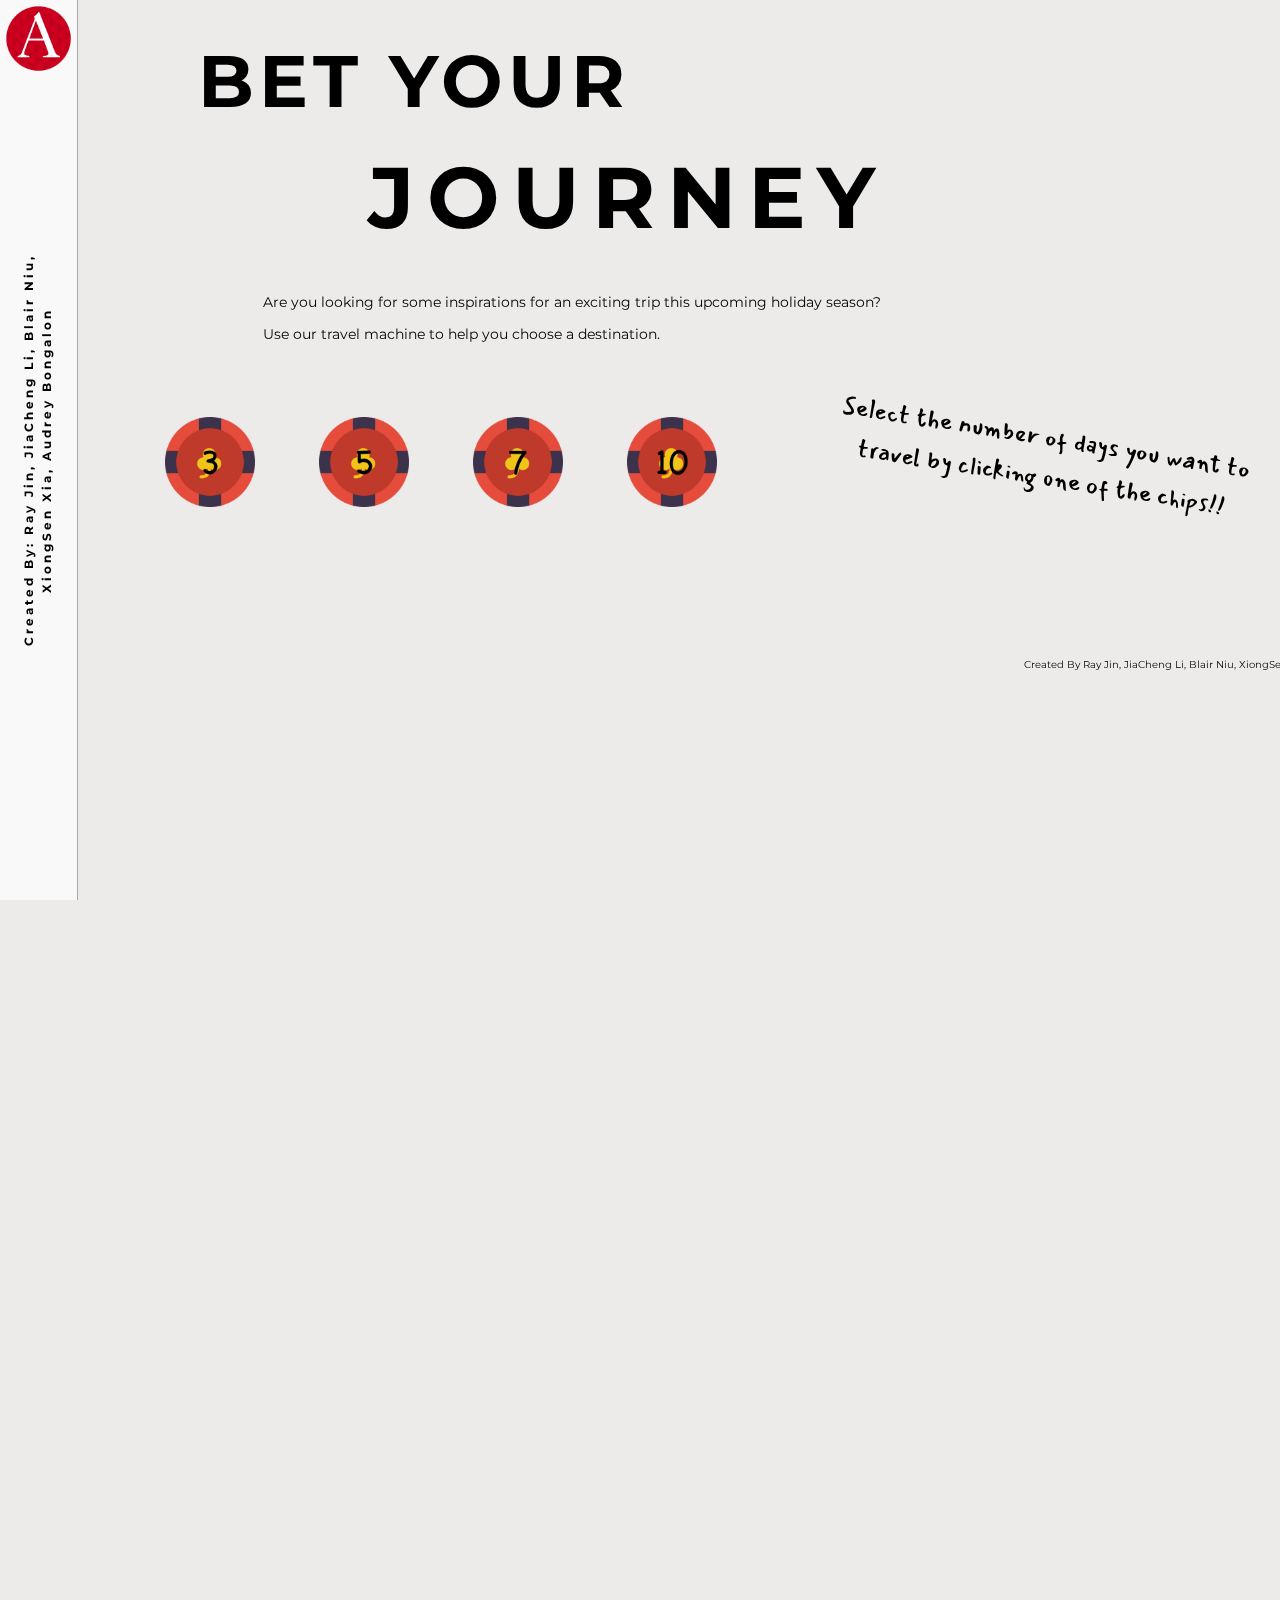
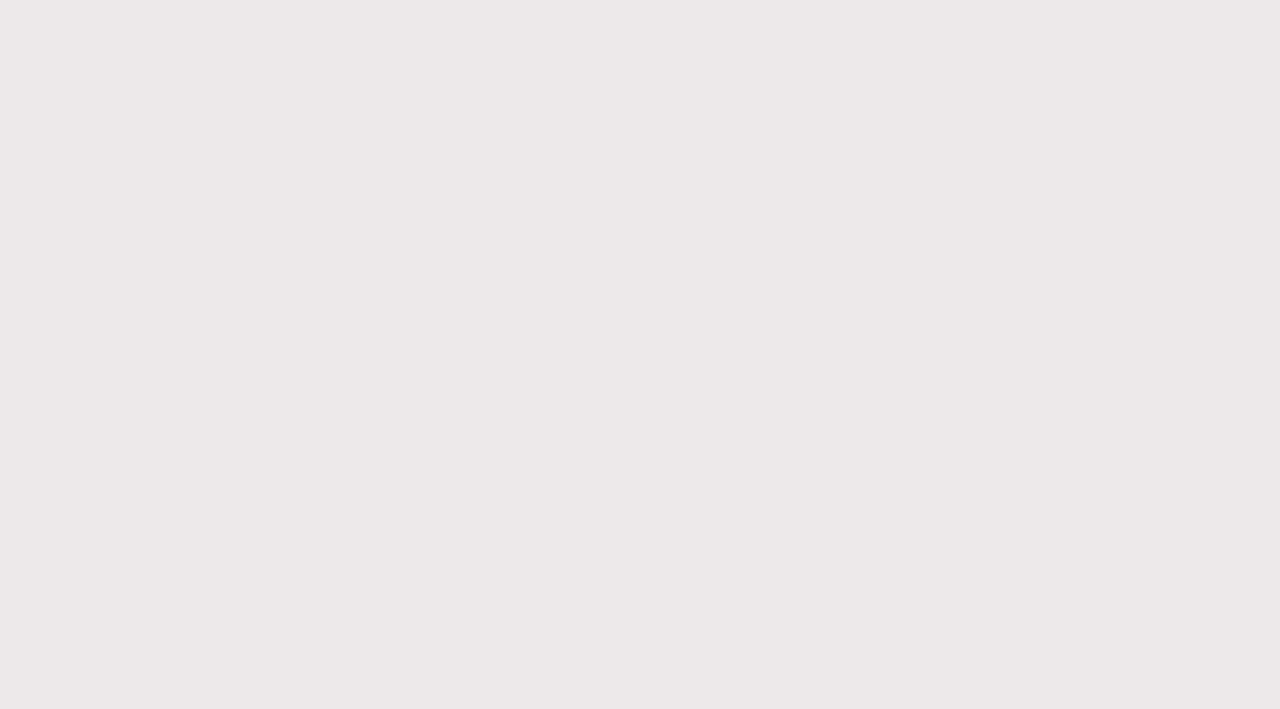
<file: index.html>
<!DOCTYPE html>
<html>
<head>
    <title>Travel Machine</title>
    <meta charset="utf-8">
    <meta name="viewport" content="width=device-width, initial-scale=1">

    <!-- fonts -->
    <link href="https://fonts.googleapis.com/css?family=Mansalva&display=swap" rel="stylesheet">
    <link href="https://fonts.googleapis.com/css?family=Caveat&display=swap" rel="stylesheet">
    <link href="https://fonts.googleapis.com/css?family=Sarpanch:600&display=swap" rel="stylesheet">
    <link href="https://fonts.googleapis.com/css?family=Montserrat&display=swap" rel="stylesheet">
    <link href="https://fonts.googleapis.com/css?family=Comfortaa&display=swap" rel="stylesheet">
    <link href="https://fonts.googleapis.com/css?family=Red+Hat+Text&display=swap" rel="stylesheet">
    <link href="https://fonts.googleapis.com/css?family=Gochi+Hand&display=swap" rel="stylesheet">

    <!-- css -->
    <link rel="stylesheet" href="styles.css">

</head>

<body>
    <div id="content-container">
        <div id="sidebar">
            <div id="logo-div">
                <div>   <!-- this div is for CSS sizing -->
                    <img id="logo" src="images/annen.png" alt="logo">
                </div>
            </div>
            <div id="sidebar-text">
                <div>   <!-- this div is for CSS positioning -->
                    <h3>BET YOUR JOURNEY</h3>
                </div>
            </div>
        </div>



        <div id="main">
            <div id="section1">
                <div id="header">
                    <h1>BET YOUR</h1>
                    <h2>JOURNEY</h2>
                    <div id="subhead">
                        <p>Are you looking for some inspirations for an exciting trip this upcoming holiday season?</p>
                        <p>Use our travel machine to help you choose a destination.</p>
                    </div>
                </div>

                <div id="chips">
                    <div id="coins-div">
                        <img class="coin"   src="images/poker-chip1.png"    alt="chip"  data-travel-days="3">
                        <img class="coin"   src="images/poker-chip2.png"    alt="chip"  data-travel-days="5">
                        <img class="coin"   src="images/poker-chip3.png"    alt="chip"  data-travel-days="7">
                        <img class="coin"   src="images/poker-chip4.png"    alt="chip"  data-travel-days="10">
                    </div>

                    <div id="directions-chips">
                        <p>Select the number of days you want to travel by clicking one of the chips!!</p>
                    </div>

                    <section id="slide" class="slider">
                        <a href="#slot"><span></span><span></span><span></span><p>Start Your Journey<p></a>
                    </section>
                </div>
            </div>

            <section id="slot">
                <div id="hover">
                    <p> Add some random excitement for your trip by clicking on the question marks in our slot machine.
                    We’ll do the thinking for you!</p>
                    <span id="important">Click anywhere on slot machine once your are done</span>
                </div>
                <div id="machine">
                    <img src="images/Machine.png" alt="slotMachine">
                    <div id="first">?</div>
                    <div id="second">?</div>
                    <div id="third">?</div>
                </div>
            </section>
        </div>
    </div>

    <div id="footer">
        <p>Created By Ray Jin, JiaCheng Li, Blair Niu, XiongSen Xia, Audrey Bongalon</p>
    </div>


    <script type="text/javascript" src="jquery-3.4.1.min.js"></script>
    <script type="text/javascript" src="travel-machine.js"></script>
</body>
</html>
</file>
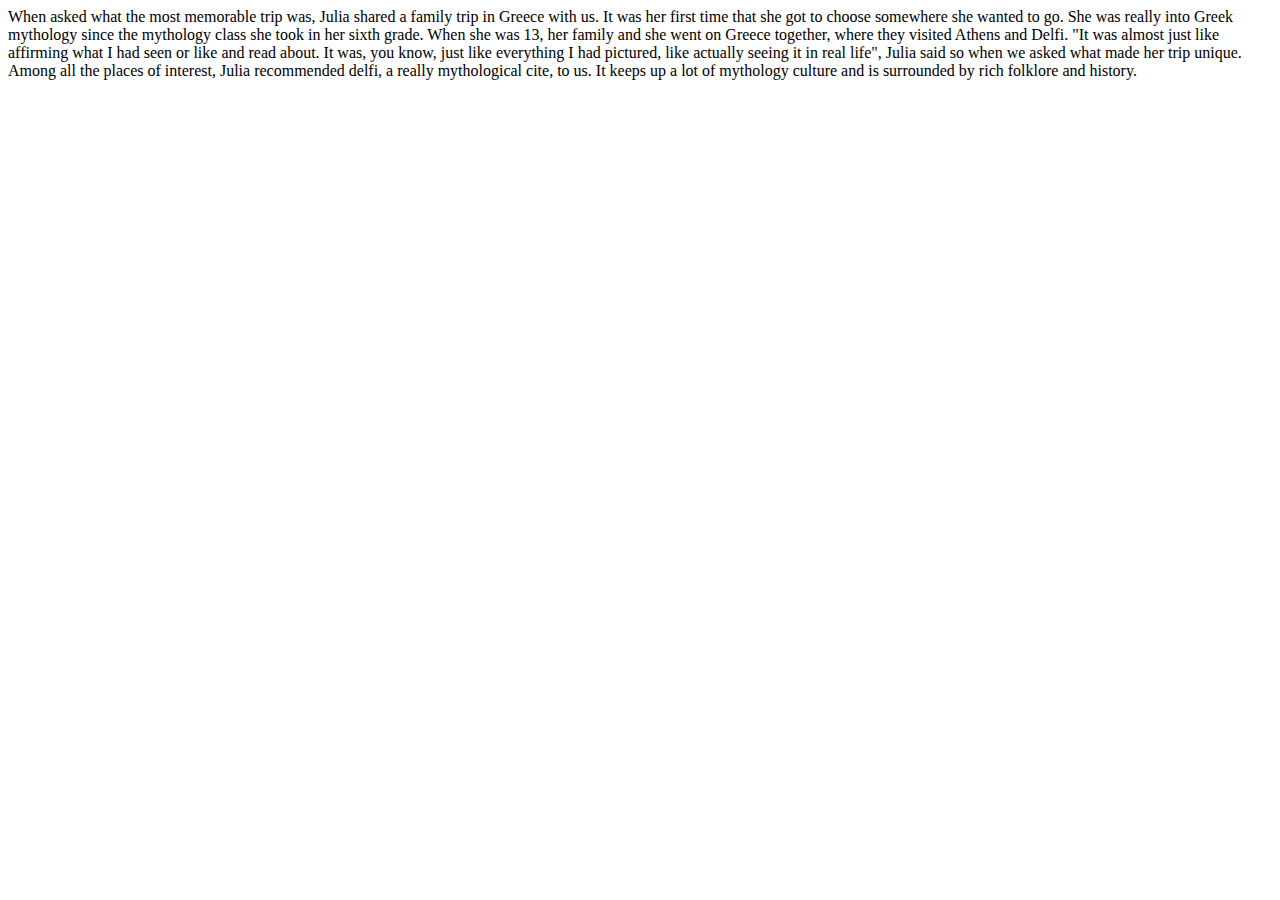
<file: story1.html>
<!DOCTYPE html>
<html>
<head>
    <title></title>

</head>

<body>


    <div id = "s1">
        <div id = "image1.1">

        </div>
        <div id = "image1.2">

        </div>

        <div id = "story1">
            When asked what the most memorable trip was, Julia shared a family trip in Greece with us.
            It was her first time that she got to choose somewhere she wanted to go. She was
            really into Greek mythology since the mythology class she took in her sixth grade.
            When she was 13, her family and she went on Greece together, where they visited 
            Athens and Delfi.  "It was almost just like affirming what I had seen or like 
            and read about. It was, you know,  just like everything I had pictured, like actually
            seeing it in real life", Julia said so when we asked what made her trip unique.
            Among all the places of interest, Julia recommended delfi, a really mythological cite,
            to us. It keeps up a lot of mythology culture and is surrounded by rich folklore
            and history. 
        </div>
    </div>
</body>

</html>
</file>
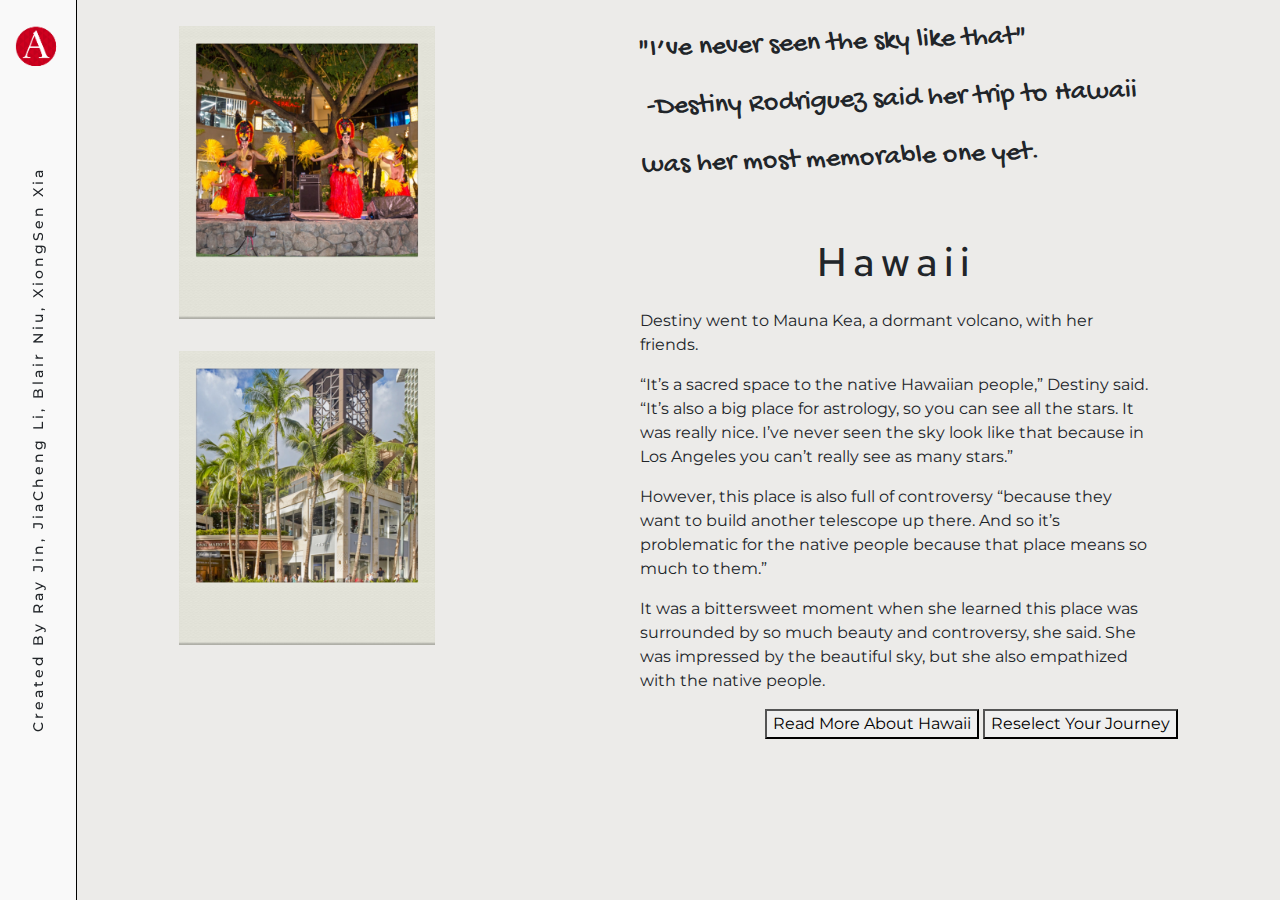
<file: story10.html>
<!DOCTYPE html>
<html>
    <head>
        <title>Travel Machine - Hawaii</title>
        <!-- fonts -->
        <link href="https://fonts.googleapis.com/css?family=Mansalva&display=swap" rel="stylesheet">
        <link href="https://fonts.googleapis.com/css?family=Caveat&display=swap" rel="stylesheet">
        <link href="https://fonts.googleapis.com/css?family=Sarpanch:600&display=swap" rel="stylesheet">
        <link href="https://fonts.googleapis.com/css?family=Montserrat&display=swap" rel="stylesheet">
        <link href="https://fonts.googleapis.com/css?family=Comfortaa&display=swap" rel="stylesheet">
        <link href="https://fonts.googleapis.com/css?family=Red+Hat+Text&display=swap" rel="stylesheet">
        <link href="https://fonts.googleapis.com/css?family=Gochi+Hand&display=swap" rel="stylesheet">
        <!-- bootstrap -->
        <link rel="stylesheet" href="https://maxcdn.bootstrapcdn.com/bootstrap/4.0.0-beta/css/bootstrap.min.css">
        <link rel="stylesheet" href="story3.css">
    </head>
    <body>
        <div id  = "sidebar">
            <h3>BET YOUR JOURNEY</h3>
        </div>
        <div id = "logo">
            <img id = "logo" src = "images/annen.png" alt = "logo">
        </div>
        <div id = "footer">
            <p>Created By Ray Jin, JiaCheng Li, Blair Niu, XiongSen Xia</p>
        </div>

          <div id = "story1">
                <div class = "image1">
                        <div class = image11>
                            <img src = "images/image101.JPG" alt = "image1">
                        </div>
                        <div class= "image12">
                            <img src = "images/image102.JPG" alt = "image2">
                        </div>
                    </div>
                    <div id = "word1">
                            <p>"I’ve never seen the sky like that"</p>
                            <p>&nbsp-Destiny Rodriguez said her trip to Hawaii</p>
                            <p>was her most memorable one yet.</p>
                    </div>
        
                    <div id = "story1p">
                        <h2>Hawaii</h2>
        
                        <p> Destiny went to Mauna Kea, a dormant volcano, with her friends. </p>

                        <p> “It’s a sacred space to the native Hawaiian people,” Destiny said. “It’s also a big place for astrology, so you can see all the stars. It was really nice. I’ve never seen the sky look like that because in Los Angeles you can’t really see as many stars.” </p>

                        <p> However, this place is also full of controversy “because they want to build another telescope up there. And so it’s problematic for the native people because that place means so much to them.” </p>

                        <p> It was a bittersweet moment when she learned this place was surrounded by so much beauty and controversy, she said.  She was impressed by the beautiful sky, but she also empathized with the  native people. </p>

                </div>
                <div id = "storyd1">
                        <h2>Hawaii</h2>
                        
                        <p>The state of Hawaii consists of eight  islands located in the Pacific Ocean. In 1959, it became the 50th state of the United States.The city of Honolulu is the capital of Hawaii and it is located on the island of Oahu.</p>
    
                        <p>Hawaii has a warm tropical weather and most of the time it only experiences two seasons. The highest temperature is in the 80s, but the weather will still vary from island to island. Since the islands were formed by volcanic activity, volcanoes are really common. It is a popular place to vacation with friends and family to experience the local customs.</p>
                        
                </div>
                <div class = "buttons">
                        <button class = "description">
                            Read More About Hawaii
                        </button>
                        <button class = "submit" onclick="location.href = 'index.html';">
                            Reselect Your Journey
                        </button>
                </div>
            </div>

    <script type="text/javascript" src="http://code.jquery.com/jquery-1.7.1.min.js"></script>
    <script src="individual.js"></script>
    </body>
</html>
</file>
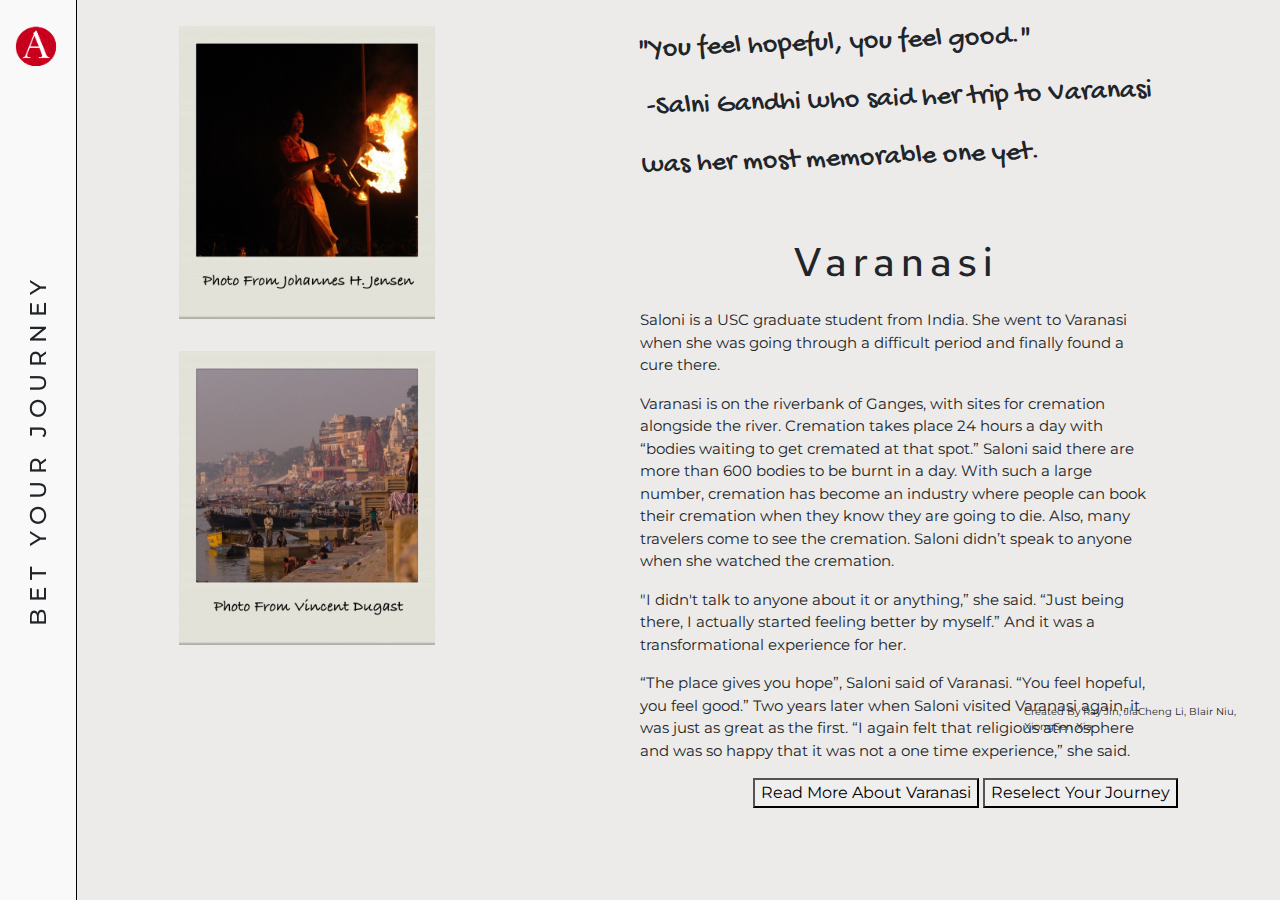
<file: story11.html>
<!DOCTYPE html>
<html>
    <head>
        <title>Travel Machine - Varanasi</title>
        <!-- fonts -->
        <link href="https://fonts.googleapis.com/css?family=Mansalva&display=swap" rel="stylesheet">
        <link href="https://fonts.googleapis.com/css?family=Caveat&display=swap" rel="stylesheet">
        <link href="https://fonts.googleapis.com/css?family=Sarpanch:600&display=swap" rel="stylesheet">
        <link href="https://fonts.googleapis.com/css?family=Montserrat&display=swap" rel="stylesheet">
        <link href="https://fonts.googleapis.com/css?family=Comfortaa&display=swap" rel="stylesheet">
        <link href="https://fonts.googleapis.com/css?family=Red+Hat+Text&display=swap" rel="stylesheet">
        <link href="https://fonts.googleapis.com/css?family=Gochi+Hand&display=swap" rel="stylesheet">
        <!-- bootstrap -->
        <link rel="stylesheet" href="https://maxcdn.bootstrapcdn.com/bootstrap/4.0.0-beta/css/bootstrap.min.css">
        <link rel="stylesheet" href="story3.css">
    </head>
    <body>
        <div id  = "sidebar">
            <h3>BET YOUR JOURNEY</h3>
        </div>
        <div id = "logo">
            <img id = "logo" src = "images/annen.png" alt = "logo">
        </div>
        <div id = "footer">
            <p>Created By Ray Jin, JiaCheng Li, Blair Niu, XiongSen Xia</p>
        </div>

          <div id = "story1">
                <div class = "image1">
                        <div class = image11>
                            <img src = "images/image111.JPG" alt = "image1">
                        </div>
                        <div class= "image12">
                            <img src = "images/image112.JPG" alt = "image2">
                        </div>
                    </div>
                    <div id = "word1">
                            <p>"You feel hopeful, you feel good."</p>
                            <p>&nbsp-Salni Gandhi who said her trip to Varanasi</p>
                            <p>was her most memorable one yet.</p>
                    </div>
                    <div id = "story1k">
                            <h2>Varanasi</h2>
                            <p> Saloni is a USC graduate student from India. She went to Varanasi when she was going through a difficult period and finally found a cure there. </p>
                            <p> Varanasi is on the riverbank of Ganges, with sites for cremation alongside the river. Cremation takes place  24 hours a day with “bodies waiting to get cremated at that spot.” Saloni said  there are more than 600 bodies to be burnt in a day. With such a large number,  cremation has become an industry where people can book their cremation when they know they are going to die. Also, many travelers come to see the cremation. Saloni didn’t speak to anyone when she watched the cremation. </p>
                            <p> "I didn't talk to anyone about it or anything,” she said. “Just being there, I actually started feeling better by myself.” And it was a transformational experience for her. </p>
                            <p> “The place gives you hope”, Saloni said of Varanasi. “You feel hopeful, you feel good.” Two years later when Saloni visited Varanasi again, it was just as great as the first. “I again felt that religious atmosphere and was so happy that it was not a one time experience,” she said. </p>

                            
                    </div>
                    <div id = "storyd1">
                            <h2>Varanasi</h2>
                            <p>Varanasi is a city located on the riverbank of Ganges, in the northwestern part of India. Varanasi is considered an important site for religious education and culture development thanks to its distinctive location near Ganges. It’s also the place where Buddha gave his first sermon in the 11th century. People believe that being cremated here brings salvation. </p> 
                    </div>
                <div class = "buttons">
                        <button class = "description">
                            Read More About Varanasi
                        </button>
                        <button class = "submit" onclick="location.href = 'index.html';">
                            Reselect Your Journey
                        </button>
                </div>
            </div>

    <script type="text/javascript" src="http://code.jquery.com/jquery-1.7.1.min.js"></script>
    <script>
    
        document.querySelector('.description').onclick = function(){
            document.querySelector("#story1k").style.display = "none";
            document.querySelector("#storyd1").style.display = "block";
        }
    </script>
    </body>
</html>
</file>
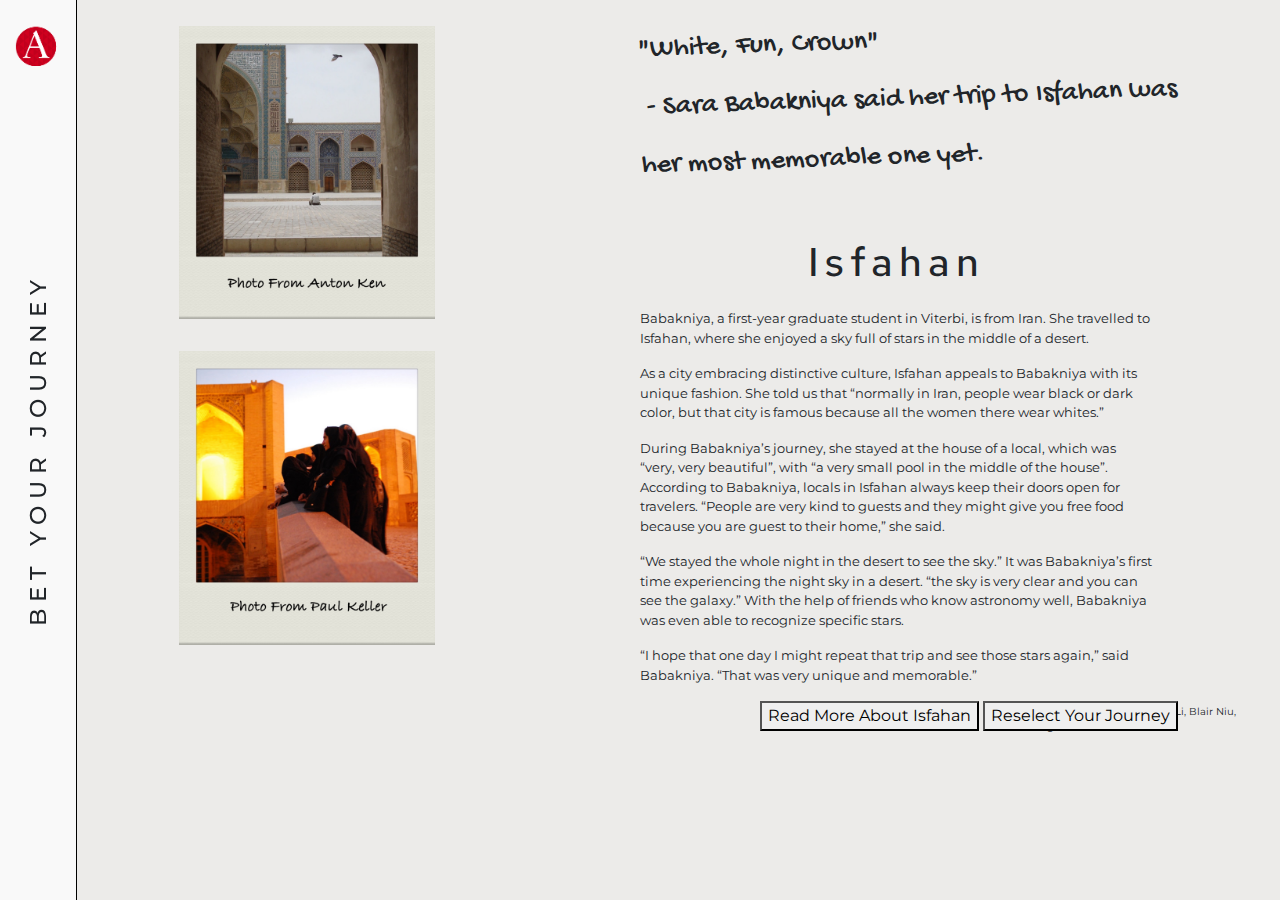
<file: story12.html>
<!DOCTYPE html>
<html>
    <head>
        <title>Travel Machine - Isfahan</title>
        <!-- fonts -->
        <link href="https://fonts.googleapis.com/css?family=Mansalva&display=swap" rel="stylesheet">
        <link href="https://fonts.googleapis.com/css?family=Caveat&display=swap" rel="stylesheet">
        <link href="https://fonts.googleapis.com/css?family=Sarpanch:600&display=swap" rel="stylesheet">
        <link href="https://fonts.googleapis.com/css?family=Montserrat&display=swap" rel="stylesheet">
        <link href="https://fonts.googleapis.com/css?family=Comfortaa&display=swap" rel="stylesheet">
        <link href="https://fonts.googleapis.com/css?family=Red+Hat+Text&display=swap" rel="stylesheet">
        <link href="https://fonts.googleapis.com/css?family=Gochi+Hand&display=swap" rel="stylesheet">
        <!-- bootstrap -->
        <link rel="stylesheet" href="https://maxcdn.bootstrapcdn.com/bootstrap/4.0.0-beta/css/bootstrap.min.css">
        <link rel="stylesheet" href="story3.css">
    </head>
    <body>
        <div id  = "sidebar">
            <h3>BET YOUR JOURNEY</h3>
        </div>
        <div id = "logo">
            <img id = "logo" src = "images/annen.png" alt = "logo">
        </div>
        <div id = "footer">
            <p>Created By Ray Jin, JiaCheng Li, Blair Niu, XiongSen Xia</p>
        </div>

          <div id = "story1">
                <div class = "image1">
                        <div class = image11>
                            <img src = "images/image121.JPG" alt = "image1">
                        </div>
                        <div class= "image12">
                            <img src = "images/image122.JPG" alt = "image2">
                        </div>
                    </div>
                    <div id = "word1">
                            <p>"White, Fun, Crown"</p>
                            <p>&nbsp- Sara Babakniya said her trip to Isfahan was</p>
                            <p>her most memorable one yet.</p>
                    </div>
                    <div id = "story1t">
                            <h2>Isfahan</h2>
                            <p> Babakniya, a first-year graduate student in Viterbi, is from Iran. She travelled to Isfahan, where she enjoyed a sky full of stars in the middle of a desert.</p>
        
                            <p>As a city embracing distinctive culture, Isfahan appeals to  Babakniya with its unique fashion. She told us that “normally in Iran, people wear black or dark color, but that city is famous because all the women there wear whites.”</p>
                            
                            <p>During  Babakniya’s journey, she stayed at the house of a local, which was “very, very beautiful”, with “a very small pool in the middle of the house”. According to  Babakniya, locals in Isfahan always keep their doors open for travelers. “People are very kind to guests and they might give you free food because you are guest to their home,” she said. </p>
                            
                            <p> “We stayed the whole night in the desert to see the sky.” It was  Babakniya’s first time experiencing the night sky in a desert. “the sky is very clear and you can see the galaxy.” With the help of friends who know astronomy well,  Babakniya was even able to recognize specific stars.</p>
                            
                            <p>“I hope that one day I might repeat that trip and see those stars again,” said  Babakniya. “That was very unique and memorable.”</p>
                                
                    </div>
                    <div id = "storyd1">
                            <h2>Isfahan</h2>
                            <p>The city of Isfahan, the capital of the Isfahan Province in Iran, has a population of 1.6 million. As is said by the Persian “Isfahan is half of the world”, Isfahan has a long history and has witnessed its greatest prosperity in the 16th and 17th centuries under the Safavid dynasty. </p>
                    </div>
                <div class = "buttons">
                        <button class = "description">
                            Read More About Isfahan
                        </button>
                        <button class = "submit" onclick="location.href = 'index.html';">
                            Reselect Your Journey
                        </button>
                </div>
            </div>

    <script type="text/javascript" src="http://code.jquery.com/jquery-1.7.1.min.js"></script>
    <script>
    
        document.querySelector('.description').onclick = function(){
            document.querySelector("#story1t").style.display = "none";
            document.querySelector("#storyd1").style.display = "block";
        }
    </script>
    </body>
</html>
</file>
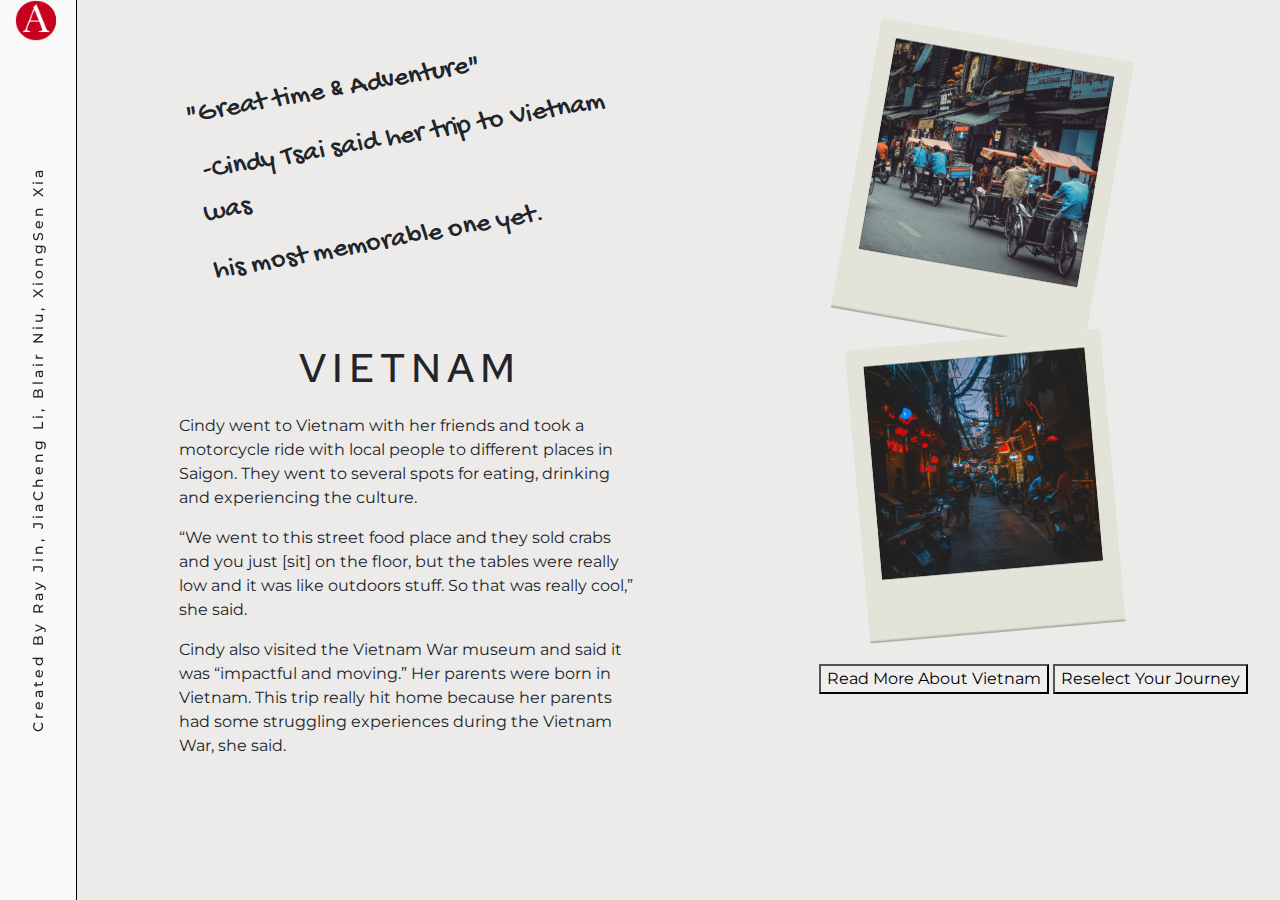
<file: story2.html>
<!DOCTYPE html>
<html>
    <head>
        <title>Travel Machine - Vietnam</title>
        <!-- fonts -->
        <link href="https://fonts.googleapis.com/css?family=Mansalva&display=swap" rel="stylesheet">
        <link href="https://fonts.googleapis.com/css?family=Caveat&display=swap" rel="stylesheet">
        <link href="https://fonts.googleapis.com/css?family=Sarpanch:600&display=swap" rel="stylesheet">
        <link href="https://fonts.googleapis.com/css?family=Montserrat&display=swap" rel="stylesheet">
        <link href="https://fonts.googleapis.com/css?family=Comfortaa&display=swap" rel="stylesheet">
        <link href="https://fonts.googleapis.com/css?family=Red+Hat+Text&display=swap" rel="stylesheet">
        <link href="https://fonts.googleapis.com/css?family=Gochi+Hand&display=swap" rel="stylesheet">
        <!-- bootstrap -->
        <link rel="stylesheet" href="https://maxcdn.bootstrapcdn.com/bootstrap/4.0.0-beta/css/bootstrap.min.css">
        <link rel="stylesheet" href="story1.css">
    </head>
    <body>
        <div id  = "sidebar">
            <h3>BET YOUR JOURNEY</h3>
        </div>
        <div id = "logo">
            <img id = "logo" src = "images/annen.png" alt = "logo">
        </div>
        <div id = "footer">
            <p>Created By Ray Jin, JiaCheng Li, Blair Niu, XiongSen Xia</p>
        </div>
        <div id = "story1">
                <div class = "image1">
                    <div class = image11>
                        <img src = "images/image21.jpeg" alt = "image1">
                    </div>
                    <div class= "image12">
                        <img src = "images/image22.jpeg" alt = "image1">
                    </div>
                </div>
                <div id = "word1">
                        <p>"Great time & Adventure"</p>
                        <p>&nbsp-Cindy Tsai said her trip to Vietnam was </p>
                        <p>his most memorable one yet.</p>
                </div>
                <div id = "story1p">
                    <h2>VIETNAM</h2>
                    <p> Cindy went to Vietnam with her friends and took a motorcycle ride with local people to different places in Saigon. They went to several spots for eating, drinking and experiencing the culture. </p>

                    <p> “We went to this street food place and they sold crabs and you just [sit] on the floor, but the tables were really low and it was like outdoors stuff. So that was really cool,” she said. </p>

                    <p> Cindy also visited the Vietnam War museum and said it was “impactful and moving.”  Her parents were born in Vietnam. This trip really hit home because her parents had some struggling experiences during the Vietnam War, she said. </p>

                </div>

                <div id = "storyd1">
                        <h2>VIETNAM</h2>
                        <p> Vietnam is located in Southeast Asia. The capital city is Hanoi, which is located in the north, but Ho Chi Minh City is the most populous city. Vietnamese culture is influenced by French colonial rule and Chinese culture. So it is a combination of the Western and Eastern cultures. </p>

                        <p> Vietnam has an extremely long coastline and it also is a desirable place for diving. Vietnam has a tropical wet climate with heavy rains and occasional typhoons during summer. In general, it is a great place to avoid hot weather. </p>

                </div>
                <div class = "buttons">
                        <button class = "description">
                            Read More About Vietnam
                        </button>
                        <button class = "submit" onclick="location.href = 'index.html';">
                            Reselect Your Journey
                    </button>
                </div>
            </div>
            <script type="text/javascript" src="http://code.jquery.com/jquery-1.7.1.min.js"></script>
            <script src="individual.js"></script>
    </body>
</html>
</file>
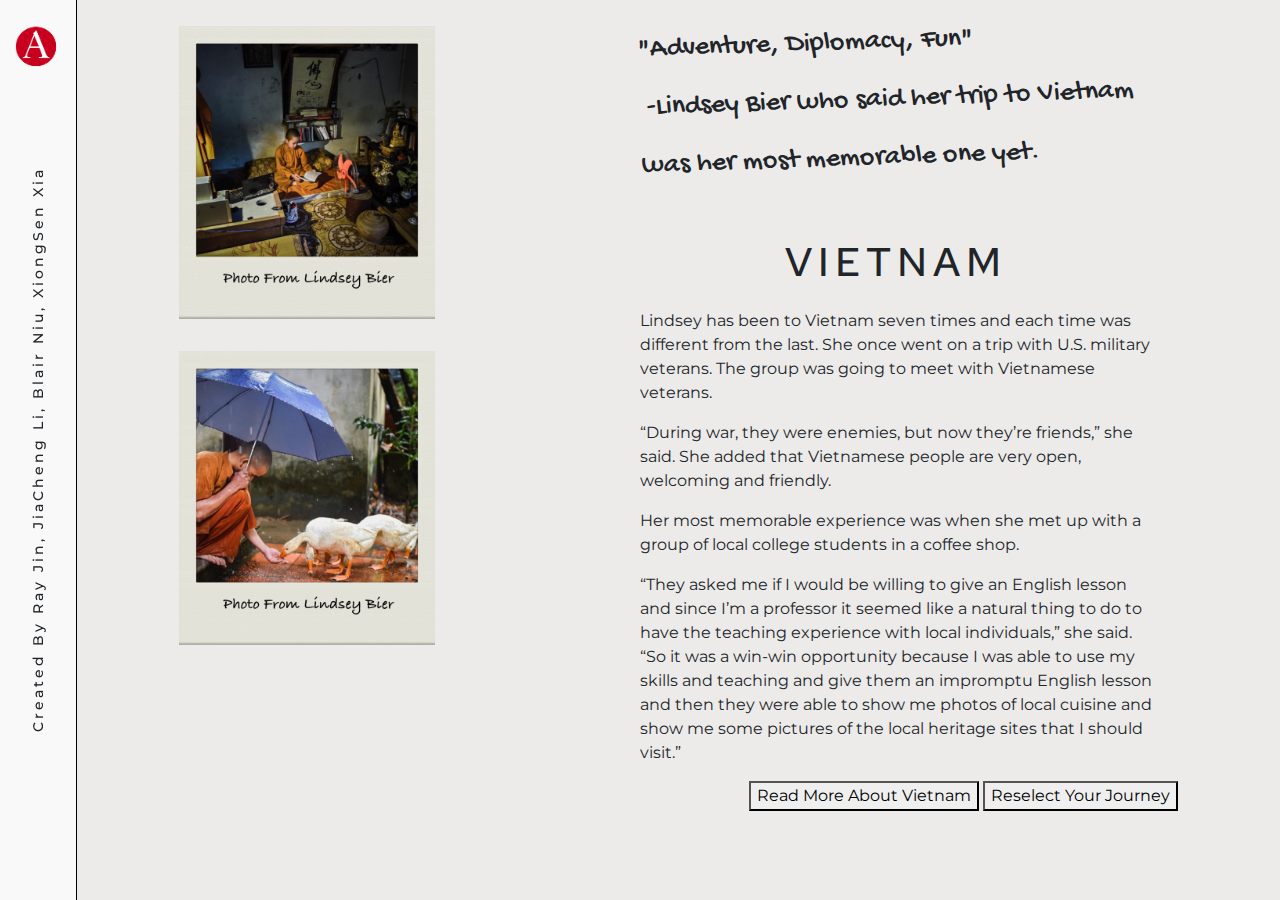
<file: story3.html>
<!DOCTYPE html>
<html>
    <head>
        <title>Travel Machine - Vietnam</title>
        <!-- fonts -->
        <link href="https://fonts.googleapis.com/css?family=Mansalva&display=swap" rel="stylesheet">
        <link href="https://fonts.googleapis.com/css?family=Caveat&display=swap" rel="stylesheet">
        <link href="https://fonts.googleapis.com/css?family=Sarpanch:600&display=swap" rel="stylesheet">
        <link href="https://fonts.googleapis.com/css?family=Montserrat&display=swap" rel="stylesheet">
        <link href="https://fonts.googleapis.com/css?family=Comfortaa&display=swap" rel="stylesheet">
        <link href="https://fonts.googleapis.com/css?family=Red+Hat+Text&display=swap" rel="stylesheet">
        <link href="https://fonts.googleapis.com/css?family=Gochi+Hand&display=swap" rel="stylesheet">
        <!-- bootstrap -->
        <link rel="stylesheet" href="https://maxcdn.bootstrapcdn.com/bootstrap/4.0.0-beta/css/bootstrap.min.css">
        <link rel="stylesheet" href="story3.css">
    </head>
    <body>
        <div id  = "sidebar">
            <h3>BET YOUR JOURNEY</h3>
        </div>
        <div id = "logo">
            <img id = "logo" src = "images/annen.png" alt = "logo">
        </div>
        <div id = "footer">
            <p>Created By Ray Jin, JiaCheng Li, Blair Niu, XiongSen Xia</p>
        </div>

        <!-- Story 3: Vietnam  -->
        <div id = "story1">
                <div class = "image1">
                    <div class = image11>
                        <img src = "images/image31.JPG" alt = "image1">
                    </div>
                    <div class= "image12">
                        <img src = "images/image32.JPG" alt = "image1">
                    </div>
                </div>
                <div id = "word1">
                        <p>"Adventure, Diplomacy, Fun"</p>
                        <p>&nbsp-Lindsey Bier who said her trip to Vietnam</p>
                        <p>was her most memorable one yet.</p>
                </div>
                <div id = "story1p">
                    <h2>VIETNAM</h2>
                   <p> Lindsey has been to Vietnam seven times and each time was different from the last. She once went on a trip with U.S. military veterans. The group was going to meet with Vietnamese veterans.</p>

                    <p> “During war, they were enemies, but now they’re friends,” she said. She added that Vietnamese people are very open, welcoming and friendly. </p>

                    <p> Her most memorable experience was when she met up with a group of local college students in a coffee shop. </p>

                    <p> “They asked me if I would be willing to give an English lesson and since I’m a professor it seemed like a natural thing to do to have the teaching experience with local individuals,” she said. “So it was a win-win opportunity because I was able to use my skills and teaching and give them an impromptu English lesson and then they were able to show me photos of local cuisine and show me some pictures of the local heritage sites that I should visit.” </p>
  
                </div>
                <div id = "storyd1">
                        <h2>VIETNAM</h2>
                        <p> Vietnam is located in Southeast Asia. The capital city is Hanoi, which is located in the north. According to The New York Times, Ho Chi Minh City is Vietnam's largest metropolis with “boundary-pushing nightlife.” Vietnamese culture draws its influence from various other cultures that were a part of its history, most notably French and Chinese. </p>

                        <p> Vietnam has an extremely long coastline and is also a popular destination for divers. Vietnam has a tropical wet climate and gets heavy rains and occasional typhoons during the summer. In general, it is a great place to get away from hot weather. </p>

                        
                </div>
                <div class = "buttons">
                        <button class = "description">
                            Read More About Vietnam
                        </button>
                        <button class = "submit" onclick="location.href = 'index.html';">
                            Reselect Your Journey
                        </button>
                    </div>
            </div>
            <script type="text/javascript" src="http://code.jquery.com/jquery-1.7.1.min.js"></script>
            <script src="individual.js"></script>
    </body>
</html>
</file>
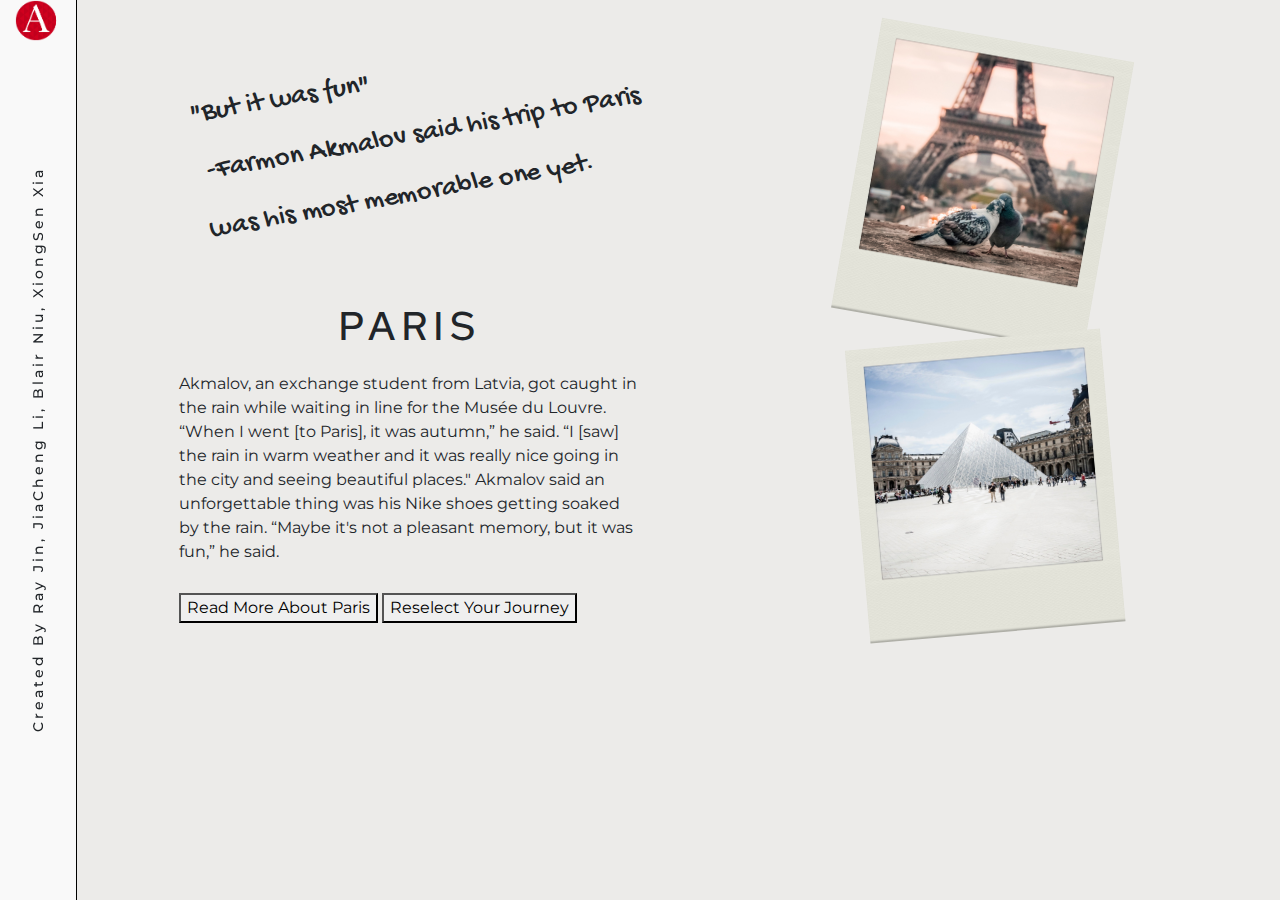
<file: story4.html>
<!DOCTYPE html>
<html>
    <head>
        <title>Paris</title>
        <!-- fonts -->
        <link href="https://fonts.googleapis.com/css?family=Mansalva&display=swap" rel="stylesheet">
        <link href="https://fonts.googleapis.com/css?family=Caveat&display=swap" rel="stylesheet">
        <link href="https://fonts.googleapis.com/css?family=Sarpanch:600&display=swap" rel="stylesheet">
        <link href="https://fonts.googleapis.com/css?family=Montserrat&display=swap" rel="stylesheet">
        <link href="https://fonts.googleapis.com/css?family=Comfortaa&display=swap" rel="stylesheet">
        <link href="https://fonts.googleapis.com/css?family=Red+Hat+Text&display=swap" rel="stylesheet">
        <link href="https://fonts.googleapis.com/css?family=Gochi+Hand&display=swap" rel="stylesheet">
        <!-- bootstrap -->
        <link rel="stylesheet" href="https://maxcdn.bootstrapcdn.com/bootstrap/4.0.0-beta/css/bootstrap.min.css">
        <link rel="stylesheet" href="story1.css">
    </head>
    <body>
        <div id  = "sidebar">
            <h3>BET YOUR JOURNEY</h3>
        </div>
        <div id = "logo">
            <img id = "logo" src = "images/annen.png" alt = "logo">
        </div>
        <div id = "footer">
            <p>Created By Ray Jin, JiaCheng Li, Blair Niu, XiongSen Xia</p>
        </div>
       <!-- Story 4: Akmalov  -->
       <div id = "story1">
            <div class = "image1">
                <div class = image11>
                    <img src = "images/image41.JPG" alt = "image1">
                </div>
                <div class= "image12">
                    <img src = "images/image42.JPG" alt = "image1">
                </div>
            </div>
            <div id = "word1">
                    <p>"But it was fun"</p>
                    <p>&nbsp-Farmon Akmalov said his trip to Paris</p>
                    <p>was his most memorable one yet.</p>
            </div>
            <div id = "story1p">
                <h2>PARIS</h2>
                <p>Akmalov, an exchange student from Latvia, got caught in the rain 
                    while waiting in line for the Musée du Louvre. “When I went [to 
                    Paris], it was autumn,” he said. “I [saw] the rain in warm weather 
                    and it was really nice going in the city and seeing beautiful places." 
                    Akmalov said an unforgettable thing was his Nike shoes getting soaked 
                    by the rain. “Maybe it's not a pleasant memory, but it was fun,” he 
                    said. 
                </p>   
            </div>

            <div id = "storyd1">
                    <h2>PARIS</h2>
 
                <p>Paris, the capital of France, situated in the north-central part of the country. For centuries, it has been known as one of the world’s most charming cities and attracts both artists and tourists. The Louvre, the Arc de Triomphe, Eiffel Tower and many museums attract millions of people every year. Paris is a city full of fantastic food and has a fairly temperate climate, make it a good place for traveling.<p>

            </div>
            <div class = "buttons">
                    <button class = "description">
                        Read More About Paris
                    </button>
                    <button class = "submit"  onclick="location.href = 'index.html';">
                        Reselect Your Journey
                    </button>
                </div>
        </div>
        <script type="text/javascript" src="http://code.jquery.com/jquery-1.7.1.min.js"></script>
        <script src="individual.js"></script>
    </body>
</html>
</file>
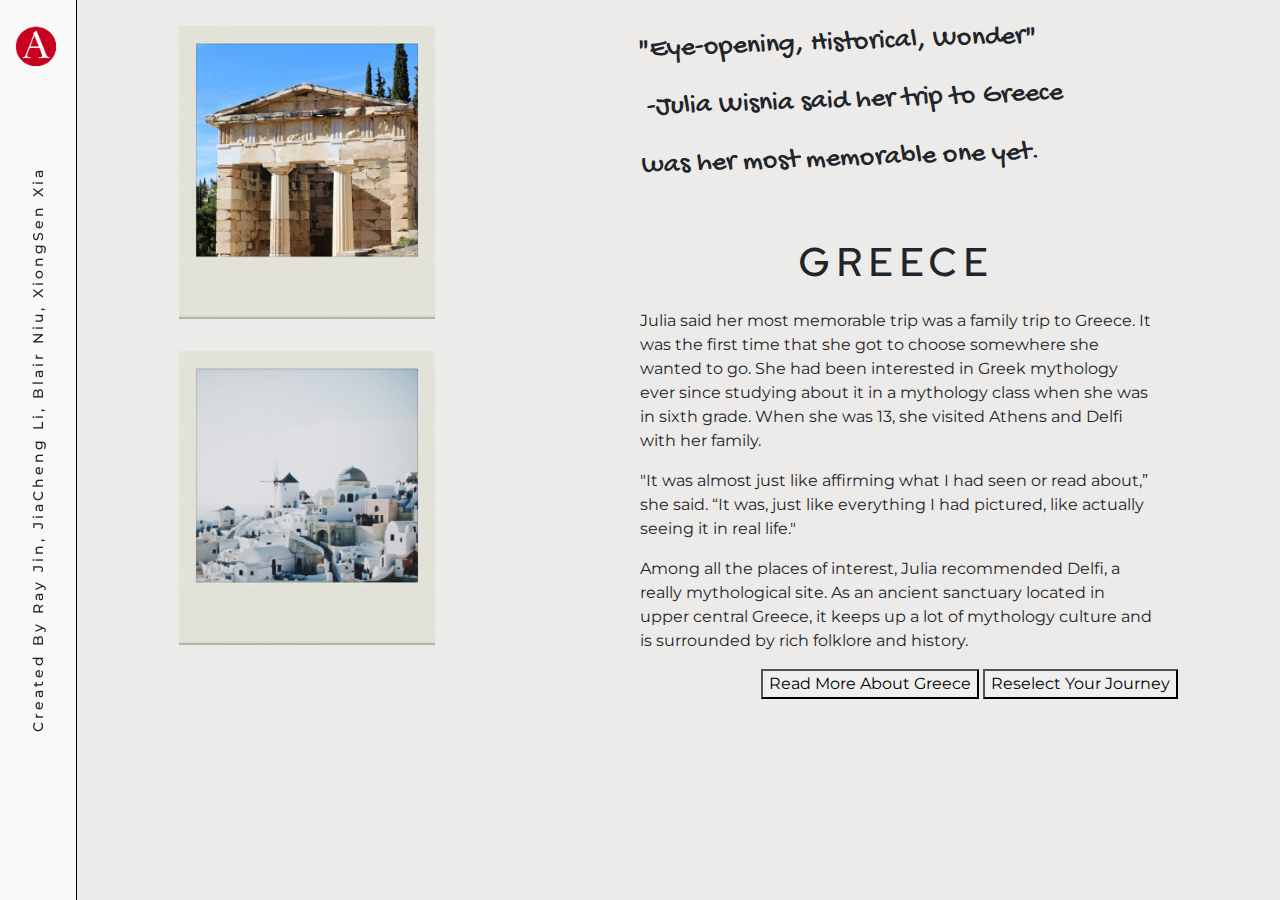
<file: story5.html>
<!DOCTYPE html>
<html>
    <head>
        <title>Travel Machine - Greece</title>
        <!-- fonts -->
        <link href="https://fonts.googleapis.com/css?family=Mansalva&display=swap" rel="stylesheet">
        <link href="https://fonts.googleapis.com/css?family=Caveat&display=swap" rel="stylesheet">
        <link href="https://fonts.googleapis.com/css?family=Sarpanch:600&display=swap" rel="stylesheet">
        <link href="https://fonts.googleapis.com/css?family=Montserrat&display=swap" rel="stylesheet">
        <link href="https://fonts.googleapis.com/css?family=Comfortaa&display=swap" rel="stylesheet">
        <link href="https://fonts.googleapis.com/css?family=Red+Hat+Text&display=swap" rel="stylesheet">
        <link href="https://fonts.googleapis.com/css?family=Gochi+Hand&display=swap" rel="stylesheet">
        <!-- bootstrap -->
        <link rel="stylesheet" href="https://maxcdn.bootstrapcdn.com/bootstrap/4.0.0-beta/css/bootstrap.min.css">
        <link rel="stylesheet" href="story3.css">
    </head>
    <body>
        <div id  = "sidebar">
            <h3>BET YOUR JOURNEY</h3>
        </div>
        <div id = "logo">
            <img id = "logo" src = "images/annen.png" alt = "logo">
        </div>
        <div id = "footer">
            <p>Created By Ray Jin, JiaCheng Li, Blair Niu, XiongSen Xia</p>
        </div>
       <!-- story 5: Wisnia Greece -->
       <div id = "story1">
            <div class = "image1">
                <div class = image11>
                    <img src = "images/image51.JPG" alt = "image1">
                </div>
                <div class= "image12">
                    <img src = "images/image52.JPG" alt = "image2">
                </div>
            </div>
            <div id = "word1">
                    <p>"Eye-opening, Historical, Wonder"</p>
                    <p>&nbsp-Julia Wisnia said her trip to Greece</p>
                    <p>was her most memorable one yet.</p>
            </div>
            <div id = "story1p">
                <h2>GREECE</h2>
                <p> Julia said her most memorable trip was a family trip to Greece. It was the first time that she got to choose somewhere she wanted to go. She had been interested in Greek mythology ever since studying about it in a mythology class when she was in sixth grade. When she was 13, she visited Athens and Delfi with her family. </p>

                <p> "It was almost just like affirming what I had seen or read about,” she said. “It was, just like everything I had pictured, like actually seeing it in real life." </p>

                <p> Among all the places of interest, Julia recommended Delfi, a really mythological site. As an ancient sanctuary located in upper central Greece, it keeps up a lot of mythology culture and is surrounded by rich folklore and history. </p>

            </div>
            <div id = "storyd1">
                <h2>GREECE</h2>
                <p>Greece, also known as Hellas, is a country located in Southeast Europe. The first thing that comes to people’s minds when people start talking about Greece is civilization. According to visitgreece, civilizations were developed there in prehistoric years. Greece is also famous for the visual arts, architecture, theatre, literature, mythology, sports,  music and more. The country is also known for its natural views and has 6,000 islands,according to visitgreece.The climate of Greece is primarily Mediterranean, featuring mild, wet winters and hot, dry summers.</p>
            </div>
            <div class = "buttons">
                    <button class = "description">
                        Read More About Greece
                    </button>
                    <button class = "submit"  onclick="location.href = 'index.html';">
                        Reselect Your Journey
                    </button>
            </div>
        </div>
        <script type="text/javascript" src="http://code.jquery.com/jquery-1.7.1.min.js"></script>
        <script src="individual.js"></script>
    </body>
</html>
</file>
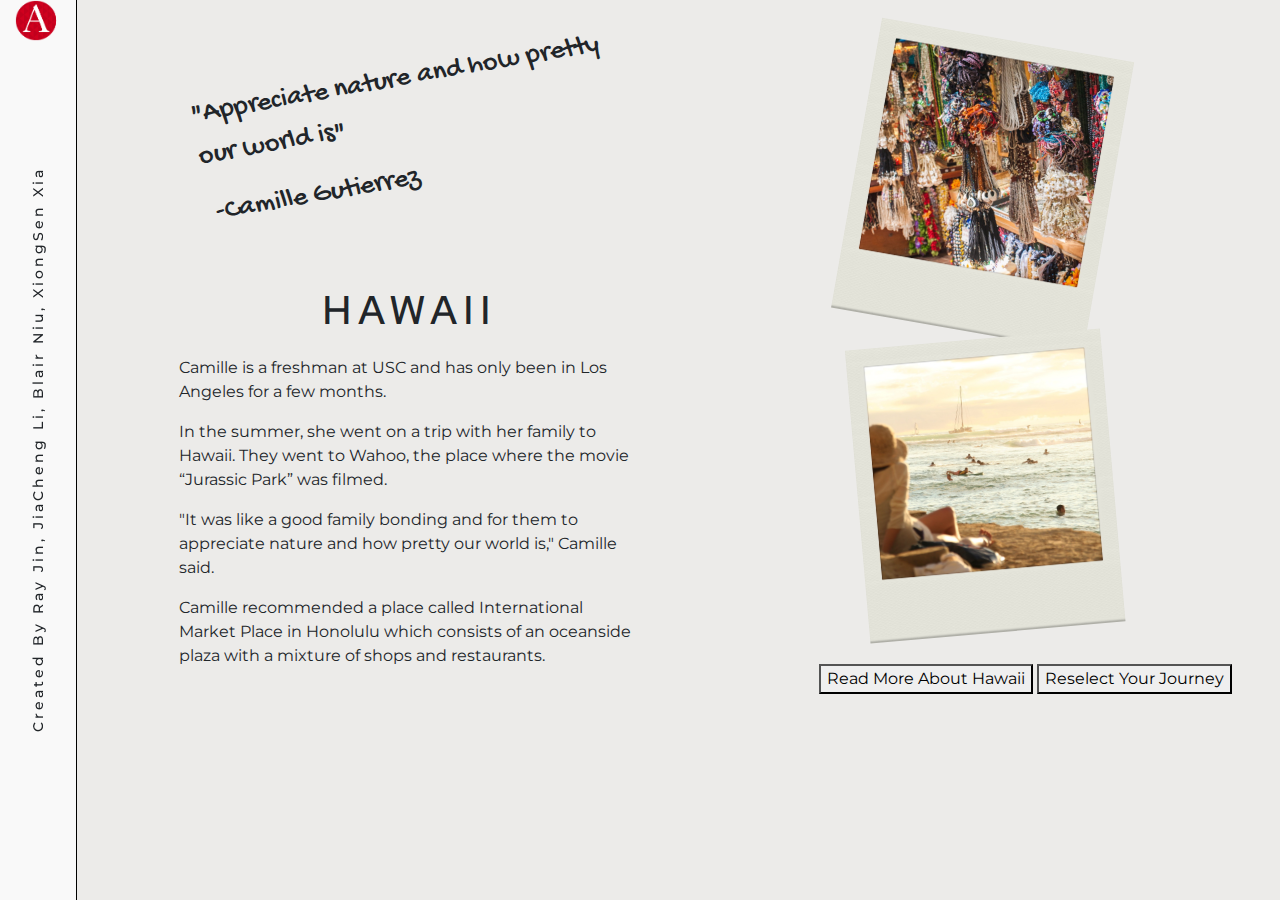
<file: story6.html>
<!DOCTYPE html>
<html>
    <head>
        <title>Travel Machine - Hawaii</title>
        <!-- fonts -->
        <link href="https://fonts.googleapis.com/css?family=Mansalva&display=swap" rel="stylesheet">
        <link href="https://fonts.googleapis.com/css?family=Caveat&display=swap" rel="stylesheet">
        <link href="https://fonts.googleapis.com/css?family=Sarpanch:600&display=swap" rel="stylesheet">
        <link href="https://fonts.googleapis.com/css?family=Montserrat&display=swap" rel="stylesheet">
        <link href="https://fonts.googleapis.com/css?family=Comfortaa&display=swap" rel="stylesheet">
        <link href="https://fonts.googleapis.com/css?family=Red+Hat+Text&display=swap" rel="stylesheet">
        <link href="https://fonts.googleapis.com/css?family=Gochi+Hand&display=swap" rel="stylesheet">
        <!-- bootstrap -->
        <link rel="stylesheet" href="https://maxcdn.bootstrapcdn.com/bootstrap/4.0.0-beta/css/bootstrap.min.css">
        <link rel="stylesheet" href="story1.css">
    </head>
    <body>
        <div id  = "sidebar">
            <h3>BET YOUR JOURNEY</h3>
        </div>
        <div id = "logo">
            <img id = "logo" src = "images/annen.png" alt = "logo">
        </div>
        <div id = "footer">
            <p>Created By Ray Jin, JiaCheng Li, Blair Niu, XiongSen Xia</p>
        </div>

        <!-- Story 6: Hawaii: Gutierrez  -->
        <div id = "story1">
                <div class = "image1">
                    <div class = image11>
                        <img src = "images/image61.JPG" alt = "image1">
                    </div>
                    <div class= "image12">
                        <img src = "images/image62.JPG" alt = "image2">
                    </div>
                </div>
                <div id = "word1">
                        <p>"Appreciate nature and how pretty our world is"</p>
                        <p>&nbsp-Camille Gutierrez</p>
                </div>
                <div id = "story1p">
                    <h2>HAWAII</h2>
                    <p> Camille is a freshman at USC and has only been in Los Angeles for a few months. </p>

                    <p> In the summer, she went on a trip with her family to Hawaii. They went to Wahoo, the place where the movie “Jurassic Park” was filmed. </p>

                    <p>"It was like a good family bonding and for them to appreciate nature and how pretty our world is," Camille said.</p>

                    <p> Camille recommended a place called International Market Place in Honolulu which consists of an oceanside plaza with a mixture of shops and restaurants. </p>

                </div>
                <div id = "storyd1">
                        <h2>HAWAII</h2>
                        <p>The state of Hawaii consists of eight  islands located in the Pacific Ocean. In 1959, it became the 50th state of the United States.The city of Honolulu is the capital of Hawaii and it is located on the island of Oahu.</p>
    
                        <p>Hawaii has a warm tropical weather and most of the time it only experiences two seasons. The highest temperature is in the 80s, but the weather will still vary from island to island. Since the islands were formed by volcanic activity, volcanoes are really common. It is a popular place to vacation with friends and family to experience the local customs.</p>
                        
                </div>
                <div class = "buttons">
                        <button class = "description">
                            Read More About Hawaii
                        </button>
                        <button class = "submit" onclick="location.href = 'index.html';">
                            Reselect Your Journey
                        </button>
                </div>
            </div>

    <script type="text/javascript" src="http://code.jquery.com/jquery-1.7.1.min.js"></script>
    <script src="individual.js"></script>
    </body>
</html>
</file>
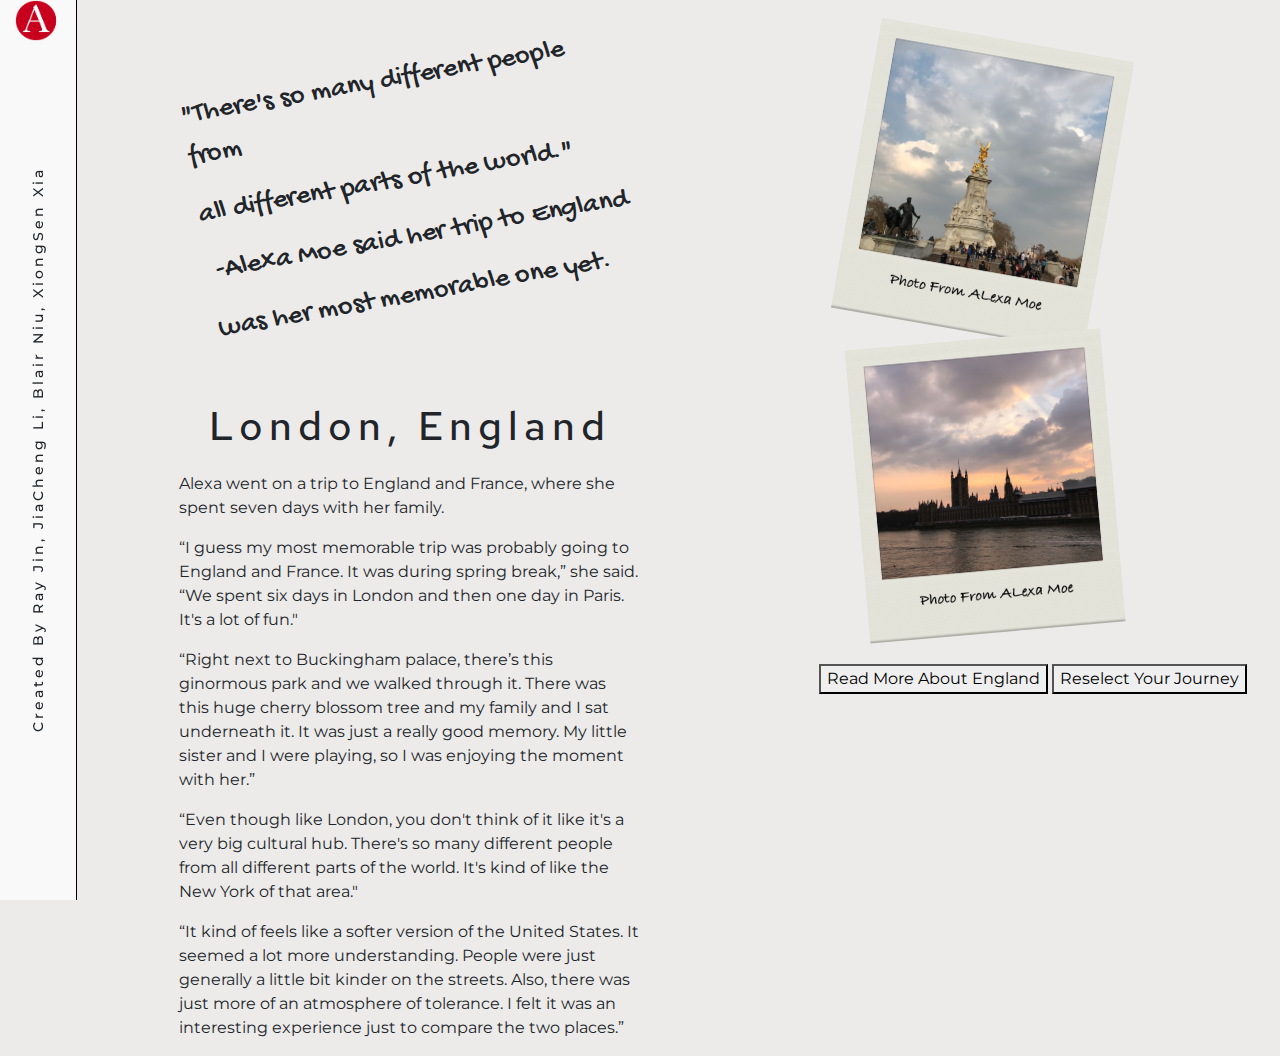
<file: story7.html>
<!DOCTYPE html>
<html>
    <head>
        <title>Travel Machine - England</title>
        <!-- fonts -->
        <link href="https://fonts.googleapis.com/css?family=Mansalva&display=swap" rel="stylesheet">
        <link href="https://fonts.googleapis.com/css?family=Caveat&display=swap" rel="stylesheet">
        <link href="https://fonts.googleapis.com/css?family=Sarpanch:600&display=swap" rel="stylesheet">
        <link href="https://fonts.googleapis.com/css?family=Montserrat&display=swap" rel="stylesheet">
        <link href="https://fonts.googleapis.com/css?family=Comfortaa&display=swap" rel="stylesheet">
        <link href="https://fonts.googleapis.com/css?family=Red+Hat+Text&display=swap" rel="stylesheet">
        <link href="https://fonts.googleapis.com/css?family=Gochi+Hand&display=swap" rel="stylesheet">
        <!-- bootstrap -->
        <link rel="stylesheet" href="https://maxcdn.bootstrapcdn.com/bootstrap/4.0.0-beta/css/bootstrap.min.css">
        <link rel="stylesheet" href="story1.css">
    </head>
    <body>
        <div id  = "sidebar">
            <h3>BET YOUR JOURNEY</h3>
        </div>
        <div id = "logo">
            <img id = "logo" src = "images/annen.png" alt = "logo">
        </div>
        <div id = "footer">
            <p>Created By Ray Jin, JiaCheng Li, Blair Niu, XiongSen Xia</p>
        </div>

          <!-- Story 7: Moe’s story in England  -->
          <div id = "story1">
                <div class = "image1">
                    <div class = image11>
                        <img src = "images/image71.JPG" alt = "image1">
                    </div>
                    <div class= "image12">
                        <img src = "images/image72.JPG" alt = "image2">
                    </div>
                </div>
                <div id = "word1">
                        <p>"There's so many different people from </p>
                        <p> all different parts of the world."</p>
                        <p>&nbsp-Alexa Moe said her trip to England</p>
                        <p>was her most memorable one yet.</p>
                </div>
    
                <div id = "story1p">
                    <h2>London, England</h2>
                    <p>Alexa went on a trip to England and France, where she spent seven days with her family.</p>
                    <p>“I guess my most memorable trip was probably going to England and France. It was during spring break,” she said. “We spent six days in London and then one day in Paris. It's a lot of fun."</p>
                    <p> “Right next to Buckingham palace, there’s this ginormous park and we walked through it. There was this huge cherry blossom tree and my family and I sat underneath it. It was just a really good memory. My little sister and I were playing, so I was enjoying the moment with her.”
                    </p>
                    <p>“Even though like London, you don't think of it like it's a very big cultural hub. There's so many different people from all different parts of the world. It's kind of like the New York of that area."</p>
                    <p> “It kind of feels like a softer version of the United States. It seemed a lot more understanding. People were just generally a little bit kinder on the streets. Also, there was just more of an atmosphere of tolerance. I felt it was an interesting experience just to compare the two places.”
</p>
                </div>
                <div id = "storyd1">
                        <h2>ENGLAND</h2>
                        <p>As the capital of the UK, London embraces a rich history that can be traced back to the Roman times. London is home to nearly nine million people. With a diverse demography, 20.9% and 15.6% of the inhabitants in London are Asians and Black respectively. The city of London, a district with 2.9 square km in area, is the historic center in England where a lot of historic sites lie. </p>
                </div>
                <div class = "buttons">
                        <button class = "description">
                            Read More About England
                        </button>
                        <button class = "submit" onclick="location.href = 'index.html';">
                            Reselect Your Journey
                        </button>
                </div>
            </div>

    <script type="text/javascript" src="http://code.jquery.com/jquery-1.7.1.min.js"></script>
    <script src="individual.js"></script>
    </body>
</html>
</file>
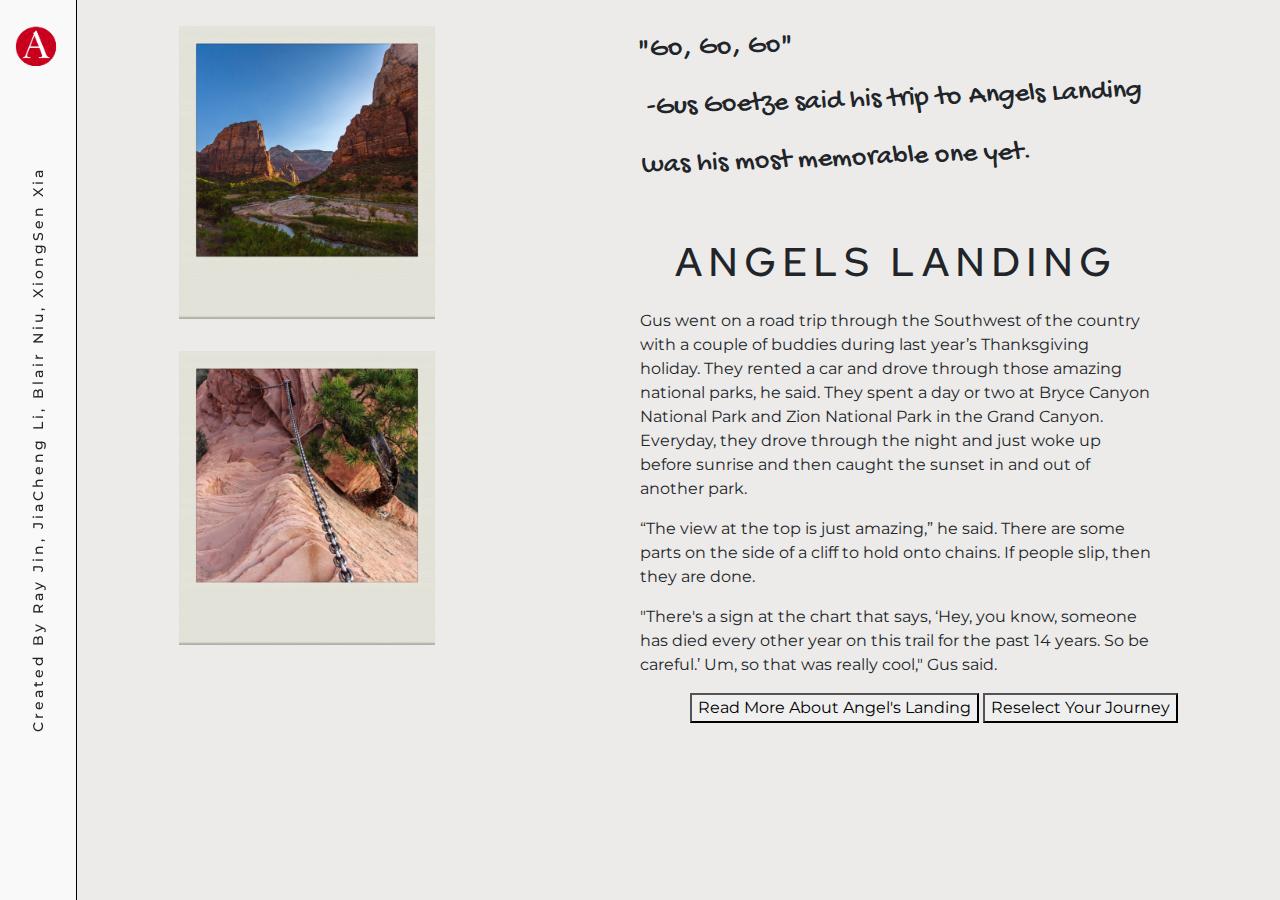
<file: story8.html>
<!DOCTYPE html>
<html>
    <head>
        <title>Travel Machine - Angel's Landing</title>
        <!-- fonts -->
        <link href="https://fonts.googleapis.com/css?family=Mansalva&display=swap" rel="stylesheet">
        <link href="https://fonts.googleapis.com/css?family=Caveat&display=swap" rel="stylesheet">
        <link href="https://fonts.googleapis.com/css?family=Sarpanch:600&display=swap" rel="stylesheet">
        <link href="https://fonts.googleapis.com/css?family=Montserrat&display=swap" rel="stylesheet">
        <link href="https://fonts.googleapis.com/css?family=Comfortaa&display=swap" rel="stylesheet">
        <link href="https://fonts.googleapis.com/css?family=Red+Hat+Text&display=swap" rel="stylesheet">
        <link href="https://fonts.googleapis.com/css?family=Gochi+Hand&display=swap" rel="stylesheet">
        <!-- bootstrap -->
        <link rel="stylesheet" href="https://maxcdn.bootstrapcdn.com/bootstrap/4.0.0-beta/css/bootstrap.min.css">
        <link rel="stylesheet" href="story3.css">
    </head>
    <body>
        <div id  = "sidebar">
            <h3>BET YOUR JOURNEY</h3>
        </div>
        <div id = "logo">
            <img id = "logo" src = "images/annen.png" alt = "logo">
        </div>
        <div id = "footer">
            <p>Created By Ray Jin, JiaCheng Li, Blair Niu, XiongSen Xia</p>
        </div>

          <!-- Story 7: Moe’s story in England  -->
          <div id = "story1">
                <div class = "image1">
                        <div class = image11>
                            <img src = "images/image81.JPG" alt = "image1">
                        </div>
                        <div class= "image12">
                            <img src = "images/image82.JPG" alt = "image2">
                        </div>
                    </div>
                    <div id = "word1">
                            <p>"Go, Go, Go"</p>
                            <p>&nbsp-Gus Goetze said his trip to Angels Landing</p>
                            <p>was his most memorable one yet.</p>
                    </div>
                        </div>
                    <div id = "story1p">
                        <h2>ANGELS LANDING</h2>
                        <p> Gus  went on a road trip through the Southwest of the country with a couple of buddies during last year’s Thanksgiving holiday. They rented a car and drove through those amazing national parks, he said. They spent a day or two at Bryce Canyon National Park and Zion National Park in the Grand Canyon. Everyday, they drove through the night and just woke up before sunrise and then caught the sunset in and out of another park. </p>
 
                        <p> “The view at the top is just amazing,” he said. There are some parts on the side of a cliff to hold onto chains. If people slip, then they are done. </p>

                        <p> "There's a sign at the chart that says, ‘Hey, you know, someone has died every other year on this trail for the past 14 years. So be careful.’ Um, so that was really cool," Gus said. </p>

                        
                    </div>
                    <div id = "storyd1">
                            <h2>ANGELS LANDING</h2>
                            <p>Angels Landing is one of the world's most renowned hikes that’s worthy of all bucket lists. The unforgettable short adventure hike has views of Zion Canyon's 270 million-year-old rock layers that will take  you back to the Triassic period when this section of the Colorado Plateau was a flat basin at sea level. Anyone in average physical condition can make this heavenward trek, but it can be mentally challenging with its steep switchbacks and sheer drop-offs. There are chains bolted into the cliff to provide secure handholds. People who have a severe fear of heights should not attempt the final stretch but can enjoy the trail all the way to Scout Lookout. The best times to hike Angels Landing is in spring, summer and fall.  </p>
                    </div>
                <div class = "buttons">
                        <button class = "description">
                            Read More About Angel's Landing
                        </button>
                        <button class = "submit" onclick="location.href = 'index.html';">
                            Reselect Your Journey
                        </button>
                </div>
            </div>

    <script type="text/javascript" src="http://code.jquery.com/jquery-1.7.1.min.js"></script>
    <script src="individual.js"></script>
    </body>
</html>
</file>
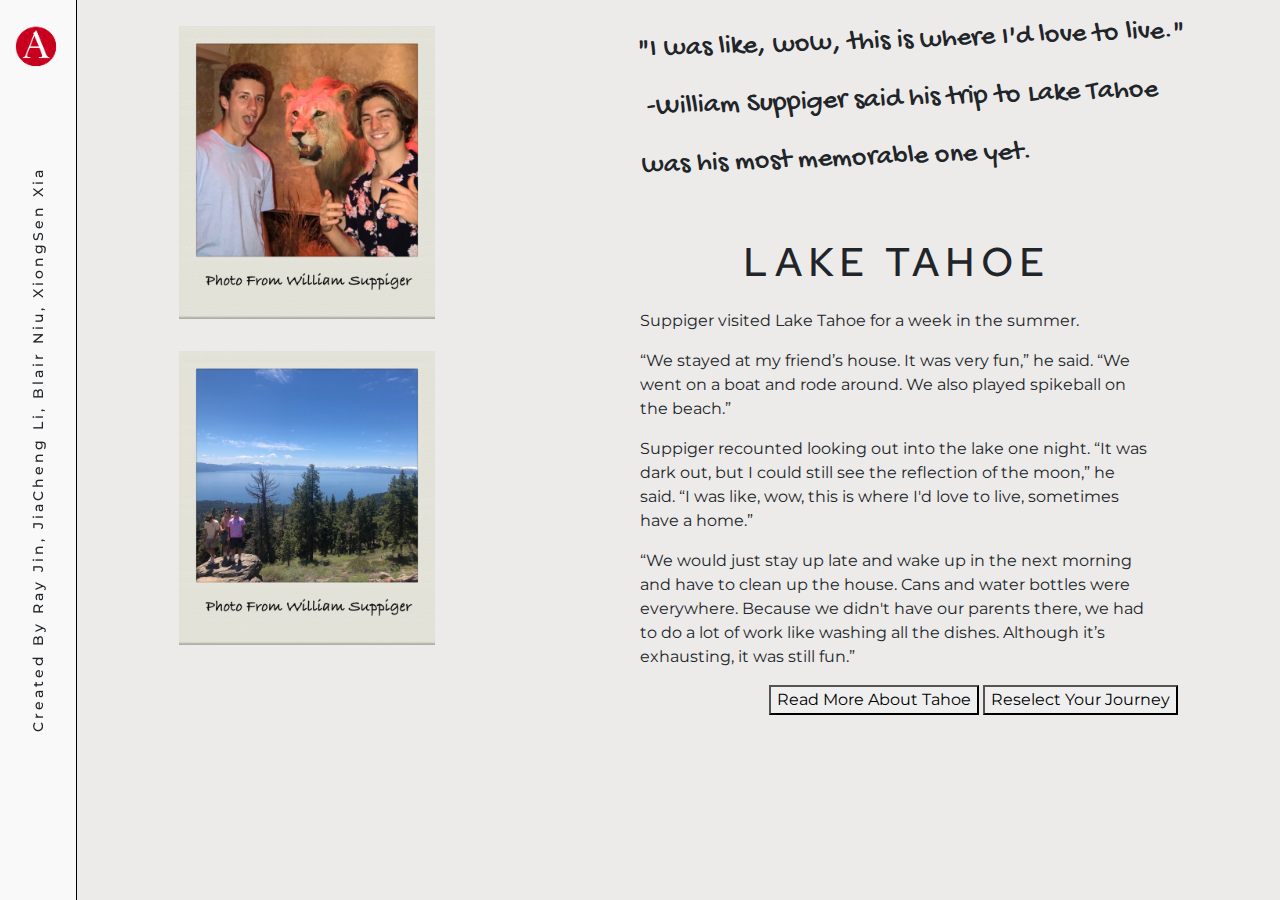
<file: story9.html>
<!DOCTYPE html>
<html>
    <head>
        <title>Travel Machine - Tahoe</title>
        <!-- fonts -->
        <link href="https://fonts.googleapis.com/css?family=Mansalva&display=swap" rel="stylesheet">
        <link href="https://fonts.googleapis.com/css?family=Caveat&display=swap" rel="stylesheet">
        <link href="https://fonts.googleapis.com/css?family=Sarpanch:600&display=swap" rel="stylesheet">
        <link href="https://fonts.googleapis.com/css?family=Montserrat&display=swap" rel="stylesheet">
        <link href="https://fonts.googleapis.com/css?family=Comfortaa&display=swap" rel="stylesheet">
        <link href="https://fonts.googleapis.com/css?family=Red+Hat+Text&display=swap" rel="stylesheet">
        <link href="https://fonts.googleapis.com/css?family=Gochi+Hand&display=swap" rel="stylesheet">
        <!-- bootstrap -->
        <link rel="stylesheet" href="https://maxcdn.bootstrapcdn.com/bootstrap/4.0.0-beta/css/bootstrap.min.css">
        <link rel="stylesheet" href="story3.css">
    </head>
    <body>
        <div id  = "sidebar">
            <h3>BET YOUR JOURNEY</h3>
        </div>
        <div id = "logo">
            <img id = "logo" src = "images/annen.png" alt = "logo">
        </div>
        <div id = "footer">
            <p>Created By Ray Jin, JiaCheng Li, Blair Niu, XiongSen Xia</p>
        </div>

          <div id = "story1">
                        <div class = "image1">
                            <div class = image11>
                                <img src = "images/image91.JPG" alt = "image1">
                            </div>
                            <div class= "image12">
                                <img src = "images/image92.JPG" alt = "image2">
                            </div>
                        </div>
                        <div id = "word1">
                                <p>"I was like, wow, this is where I'd love to live."</p>
                                <p>&nbsp-William Suppiger said his trip to Lake Tahoe</p>
                                <p>was his most memorable one yet.</p>
                        </div>

                        <div id = "story1p">
                            <h2>LAKE TAHOE</h2>
            
                            <p>Suppiger visited Lake Tahoe for a week in the summer. </p>
                            <p>“We stayed at my friend’s house. It was very fun,” he said. “We went on a boat and rode around. We also played spikeball on the beach.”</p>
                            <p>Suppiger recounted looking out into the lake one night. “It was dark out, but I could still see the reflection of the moon,” he said. “I was like, wow, this is where I'd love to live, sometimes have a home.”</p>
                            <p>“We would just stay up late and wake up in the next morning and have to clean up the house. Cans and water bottles were everywhere. Because we didn't have our parents there, we had to do a lot of work like washing all the dishes. Although it’s exhausting, it was still fun.”</p>        
                        </div>
                        <div id = "storyd1">
                                <h2>LAKE TAHOE</h2>
                                <p>Lake Tahoe is located on the border of California and Nevada, at an altitude of 6,225 ft. It is one of the largest alpine lakes in North America. Meanwhile, it the second deepest lake in the country, according to Lonely Planet. Lake Tahoe is a popular destination around the year, especially in winter, when the ski resorts attract ski lovers from all over the country.</p>
                        </div>
                <div class = "buttons">
                        <button class = "description">
                            Read More About Tahoe
                        </button>
                        <button class = "submit" onclick="location.href = 'index.html';">
                            Reselect Your Journey
                        </button>
                </div>
            </div>

    <script type="text/javascript" src="http://code.jquery.com/jquery-1.7.1.min.js"></script>
    <script src="individual.js"></script>
    </body>
</html>
</file>
<file: styles.css>
/* variables */
:root {
    --sidebar-width: 6vw;
}



html, body {
    overflow-y: hidden;
    overflow-x: hidden;
    height: 100%;
    width: 100%;
}




body {
    background-color: #ecebe9;
    margin: 0;
    font-family: "Montserrat", sans-serif;
}




/* header styling */
#hover {
    margin-top: 100%;
    font-family: "Gochi Hand", cursive;
    text-align: center;
    visibility: hidden;
    width: 50%;
    font-size: 23px;
    margin-left: auto;
    margin-right: auto;
}




#subhead {
    width: 70%;
    margin-left: 6%;
    margin-top: 4%;
    font-size: 14px;
}




#footer {
    width: 100%;
    padding-left: 80%;
    padding-top: 53%;
    position: absolute;
    font-size: 10px;
    z-index: -2;
}




#header {
    padding-left: 10%;
    padding-top: 3%;
    padding-bottom: 5%;
}




#header h1 {
    font-family: "Montserrat", sans-serif;
    font-size: 73px;
    color: black;
    margin: 0;
    letter-spacing: 5px;
}




#header h2 {
    font-family: "Montserrat", sans-serif;
    padding-left: 170px;
    padding-top: 20px;
    font-size: 86px;
    color: black;
    margin: 0;
    letter-spacing: 12px;
}




/* section 1 */
#chips img {
    width: 90px;
    margin-left: 30px;
    margin-right: 30px;
}




#chips {
    /*width: 45%;*/
    text-align: center;
    margin-left: auto;
    margin-right: auto;
    cursor: pointer;
    display: flex;
}




.coin {
    /* so the chips change opacity gradually */
    -webkit-transition: opacity 0.5s;
    transition: opacity 0.5s;
}




.textbox {
    width: 50%;
    margin-top: 90px;
    margin-left: auto;
    margin-right: auto;
    box-sizing: border-box;

}




/* contains #sidebar and #main */
#content-container {
    display: flex;
    justify-content: space-between;
}

#sidebar {
    flex: 0 0 var(--sidebar-width); /* as a flex child of #content-container, keep width constant at 6vw */
    display: flex;                  /* be a flex parent of #logo and <h3> */
    flex-direction: column;

    background-color: rgb(254, 254, 254);   /* fallback for browsers that don't support rgba */
    background-color: rgba(254, 254, 254, 0.749);
    border-right: solid #aaaaaa 1px;
}

/* stuff not in the sidebar */
#main {

}




#logo-div {
    flex: 0 0 var(--sidebar-width); /* set to the same as the width of the sidebar */
}
#logo-div div {
    margin: 5px;    /* spacing around the logo */
}
#logo {
    width: 100%;    /* because the original image is huge */
}

#sidebar-text {
    /* automatically resizes vertically with flex */
}
#sidebar-text > div {
    display: block;
}
#sidebar-text > div > h3 {
    text-align: center;
    font-family: "Montserrat", sans-serif;
    white-space: normal;
    line-height: 1.5em;

    position: absolute;
    top: 50%;
    left: calc(var(--sidebar-width) / 2);   /* hacky, but absolute position does not work for flex children */
    -moz-transform:     translateX(-50%) translateY(-50%) rotate(-90deg);
    -webkit-transform:  translateX(-50%) translateY(-50%) rotate(-90deg);
    transform:          translateX(-50%) translateY(-50%) rotate(-90deg);
}




/* sidebar title */
h3 {
    font-size: 23px;
    margin: 0;
    line-height: 6vw;
    letter-spacing: 7px;
}




#important {
    color: rgb(146, 46, 46);
}




.slider a {
    position: absolute;
    bottom: 20px;
    left: 50%;
    z-index: 2;
    display: inline-block;
    -webkit-transform: translate(0, -50%);
    transform: translate(0, -50%);
    color: rgb(0, 0, 0);
    font: normal 400 20px/1 "Josefin Sans", sans-serif;
    letter-spacing: .1em;
    text-decoration: none;
    transition: opacity .3s;
}




.slider a:hover {
    opacity: .5;
}




section h1 {
    position: absolute;
    top: 50%;
    z-index: 2;
    -webkit-transform: translate(-50%, -50%);
    transform: translate(-50%, -50%);
    color: rgb(0, 0, 0);
    font: normal 300 64px/1 "Josefin Sans", sans-serif;
    text-align: center;
    white-space: nowrap;
}




#slide a {
    font-family: "Montserrat", sans-serif;
    visibility: hidden;
    margin-top: 100px;
}




#slide p {
    position: relative;
    left: -90px;
}




#slide a span {
    position: absolute;
    top: 0;
    width: 24px;
    height: 24px;
    margin-left: -12px;
    border-left: 1px solid rgb(0, 0, 0);
    border-bottom: 1px solid rgb(0, 0, 0);
    -webkit-transform: rotate(-45deg);
    transform: rotate(-45deg);
    -webkit-animation: sdb07 2s infinite;
    animation: sdb07 2s infinite;
    opacity: 0;
    box-sizing: border-box;
}




#slide a span:nth-of-type(1) {
    -webkit-animation-delay: 0s;
    animation-delay: 0s;
}




#slide a span:nth-of-type(2) {
    top: 16px;
    -webkit-animation-delay: .15s;
    animation-delay: .15s;
}




#slide a span:nth-of-type(3) {
    top: 32px;
    -webkit-animation-delay: .3s;
    animation-delay: .3s;
}




@-webkit-keyframes sdb07 {
    0% {
        opacity: 0;
    }
    50% {
        opacity: 1;
    }
    100% {
        opacity: 0;
    }
}




@keyframes sdb07 {
    0% {
        opacity: 0;
    }
    50% {
        opacity: 1;
    }
    100% {
        opacity: 0;
    }
}




/* div surrounding the coins */
#coins-div {
    width: 100%;
    /*flex: 2 2 auto;*/
    /*flex-direction: row;*/
    /*flex-wrap: nowrap;*/
}

#directions-chips {
    flex: 1 1 auto;
    text-align: center;
    font-family: "Mansalva", cursive;
    font-size: 25px;
    transform: rotate(9deg);
}




#directions-chips p {
    margin: 0;
}




.slot {
    margin-top: 20%;
    margin-left: auto;
    margin-right: auto;
    width: 80%;
    display: none;
    height: 100%;
}




/* arrow pointing to the next page */
.arrow {
    position: relative;
    width: 10%;
    left: 100%;
    /* not percentage */
    top: 240px;
    /* padding-top: 10%; */
    cursor: pointer;
}




.arrow img {
    width: 100%;
}




/* guide work pointing to the next page */
.word {
    position: relative;
    transform: rotate(270deg);
    font-family: "Montserrat", sans-serif;
    letter-spacing: 3px;
    font-size: 20px;
    left: 48%;
    top: -135px;
}




#first {
    position: absolute;
    top: 64%;
    left: 30%;
    z-index: 5;
    font-size: 40px;
    /* border: black solid 0.1em; */
    width: 13%;
    text-align: center;
    font-family: "Gochi Hand", cursive;
    cursor: pointer;
    display: none;
}




#second {
    position: absolute;
    top: 64%;
    left: 44%;
    z-index: 5;
    font-size: 40px;
    width: 13%;
    text-align: center;
    font-family: "Gochi Hand", cursive;
    cursor: pointer;
    /* border: black solid 0.1em; */
    display: none;
}




#third {
    position: absolute;
    top: 64%;
    left: 57%;
    z-index: 5;
    width: 13%;
    text-align: center;
    font-size: 40px;
    font-family: "Gochi Hand", cursive;
    cursor: pointer;
    /* border: black solid 0.1em; */
    display: none;
}




#machine {
    width: 70%;
    margin-left: auto;
    margin-right: auto;
}




#machine img {
    width: 100%;
    cursor: pointer;
}




.clearfloat {
    clear: both;
}




#footer {
    position: fixed;
    top: -30px;
}




.submit, .description {
    cursor: pointer;
    margin-top: 10px;
}




#pack {
    width: 5%;
    margin-left: 76%;
}




#pack img {
    width: 100%;
}
</file>
<file: story3.css>
/* styling story 3 template */
html{
    margin: 0px;
    padding: 0px;
}
body{
    background-color: #ECEBE9;
    margin:0px;
    font-family: 'Montserrat', sans-serif;
}
/* side bar */
#sidebar {
    border-bottom: solid black 0.3px;
    text-align: center;
    font-family: 'Montserrat', sans-serif;
    width: 100vh;
    height: 6vw;
    transform-origin: top left;
    position: fixed;
    left: 0;
    top: 100%;
    transform: rotate(-90deg);
    background-color:rgba(254, 254, 254, 0.749);
}
 /* sidebar title */
h3{
    font-size:23px;
    margin:0px;
    line-height: 6vw;
    letter-spacing: 7px;
}

.image1{
    float:left;
    width: 50%;
}
.image11{
    width: 40%;
    margin-bottom:5%;
}
.image12{
    width: 40%;
}
img{
    width:100%;
    margin-left:70%;
}
#story1p{
    width:50%;
    float:left;
    font-family: 'Montserrat', sans-serif;
    margin-top:3%;
    padding-right:10%;
}
#story1p h2{
    padding-bottom: 3%;
    text-align: center;
    font-family: 'Red Hat Text', sans-serif;
    font-size:40px;
    letter-spacing: 6px;
}
#story1k{
    width:50%;
    float:left;
    font-family: 'Montserrat', sans-serif;
    margin-top:3%;
    padding-right:10%;
    font-size:15px;
}
#story1k h2{
    padding-bottom: 3%;
    text-align: center;
    font-family: 'Red Hat Text', sans-serif;
    font-size:40px;
    letter-spacing: 6px;
}
#story1t{
    width:50%;
    float:left;
    font-family: 'Montserrat', sans-serif;
    margin-top:3%;
    padding-right:10%;
    font-size:13px;
}
#story1t h2{
    padding-bottom: 3%;
    text-align: center;
    font-family: 'Red Hat Text', sans-serif;
    font-size:40px;
    letter-spacing: 6px;
}
#storyd1{
    width:50%;
    float:left;
    font-family: 'Montserrat', sans-serif;
    margin-top:3%;
    padding-right:10%;
    display:none;
}
#storyd1 h2{
    padding-bottom: 3%;
    text-align: center;
    font-family: 'Red Hat Text', sans-serif;
    font-size:40px;
    letter-spacing: 6px;
}
.clearfloat{
    clear:both;
}
.buttons{
    float:right;
    padding-right: 8%;
}
#word1{
    margin-top:2%;
    font-family: 'Gochi Hand', cursive;
    font-size: 28px;
    transform: rotate(358deg);
    margin-left:15%;
}
#logo{
    width:18%; 
    position: absolute;
    margin-left:1%;

}  
#footer{
    width:100%;
    padding-left:80%;
    padding-top: 53%;
    position: absolute;
    font-size:10px;
    z-index: -2;
}
</file>
<file: story1.css>
/* styling story 1 template */
html{
    margin: 0px;
    padding: 0px;
}
body{
    background-color: #ECEBE9;
    margin:0px;
    font-family: 'Montserrat', sans-serif;
}
/* side bar */
#sidebar {
    border-bottom: solid black 0.3px;
    text-align: center;
    font-family: 'Montserrat', sans-serif;
    width: 100vh;
    height: 6vw;
    transform-origin: top left;
    position: fixed;
    left: 0;
    top: 100%;
    transform: rotate(-90deg);
    background-color:rgba(254, 254, 254, 0.749);
}
 /* sidebar title */
h3{
    font-size:23px;
    margin:0px;
    line-height: 6vw;
    letter-spacing: 7px;
}

.image1{
    float:right;
    width: 50%;
}
.image11{
    width: 40%;
    transform: rotate(10deg);
    margin-bottom:10%;
}
.image12{
    width: 40%;
    transform: rotate(355deg);
}
img{
    width:100%;
    margin-left: 85%;
}
#story1p{
    width:50%;
    float:left;
    font-family: 'Montserrat', sans-serif;
    padding-left: 14%;
    margin-top:10%;
}
#story1p h2{
    padding-bottom: 3%;
    text-align: center;
    font-family: 'Red Hat Text', sans-serif;
    font-size:40px;
    letter-spacing: 6px;
}
#storyd1{
    width:50%;
    float:left;
    font-family: 'Montserrat', sans-serif;
    padding-left: 14%;
    margin-top:10%;
    display:none;
}
#storyd1 h2{
    padding-bottom: 3%;
    text-align: center;
    font-family: 'Red Hat Text', sans-serif;
    font-size:40px;
    letter-spacing: 6px;
}
.clearfloat{
    clear:both;
}
.buttons{
    float:left;
    margin-top:1%;
    padding-left: 14%;
}
#word1{
    font-family: 'Gochi Hand', cursive;
    font-size: 28px;
    transform: rotate(350deg);
    margin-left:15%;
}
#logo{
    width:18%; 
    position: absolute;
    margin-left:1%;

}  
#footer{
    width:100%;
    padding-left:80%;
    padding-top: 52%;
    position: absolute;
    font-size:10px;
    z-index: -2;
}
</file>
